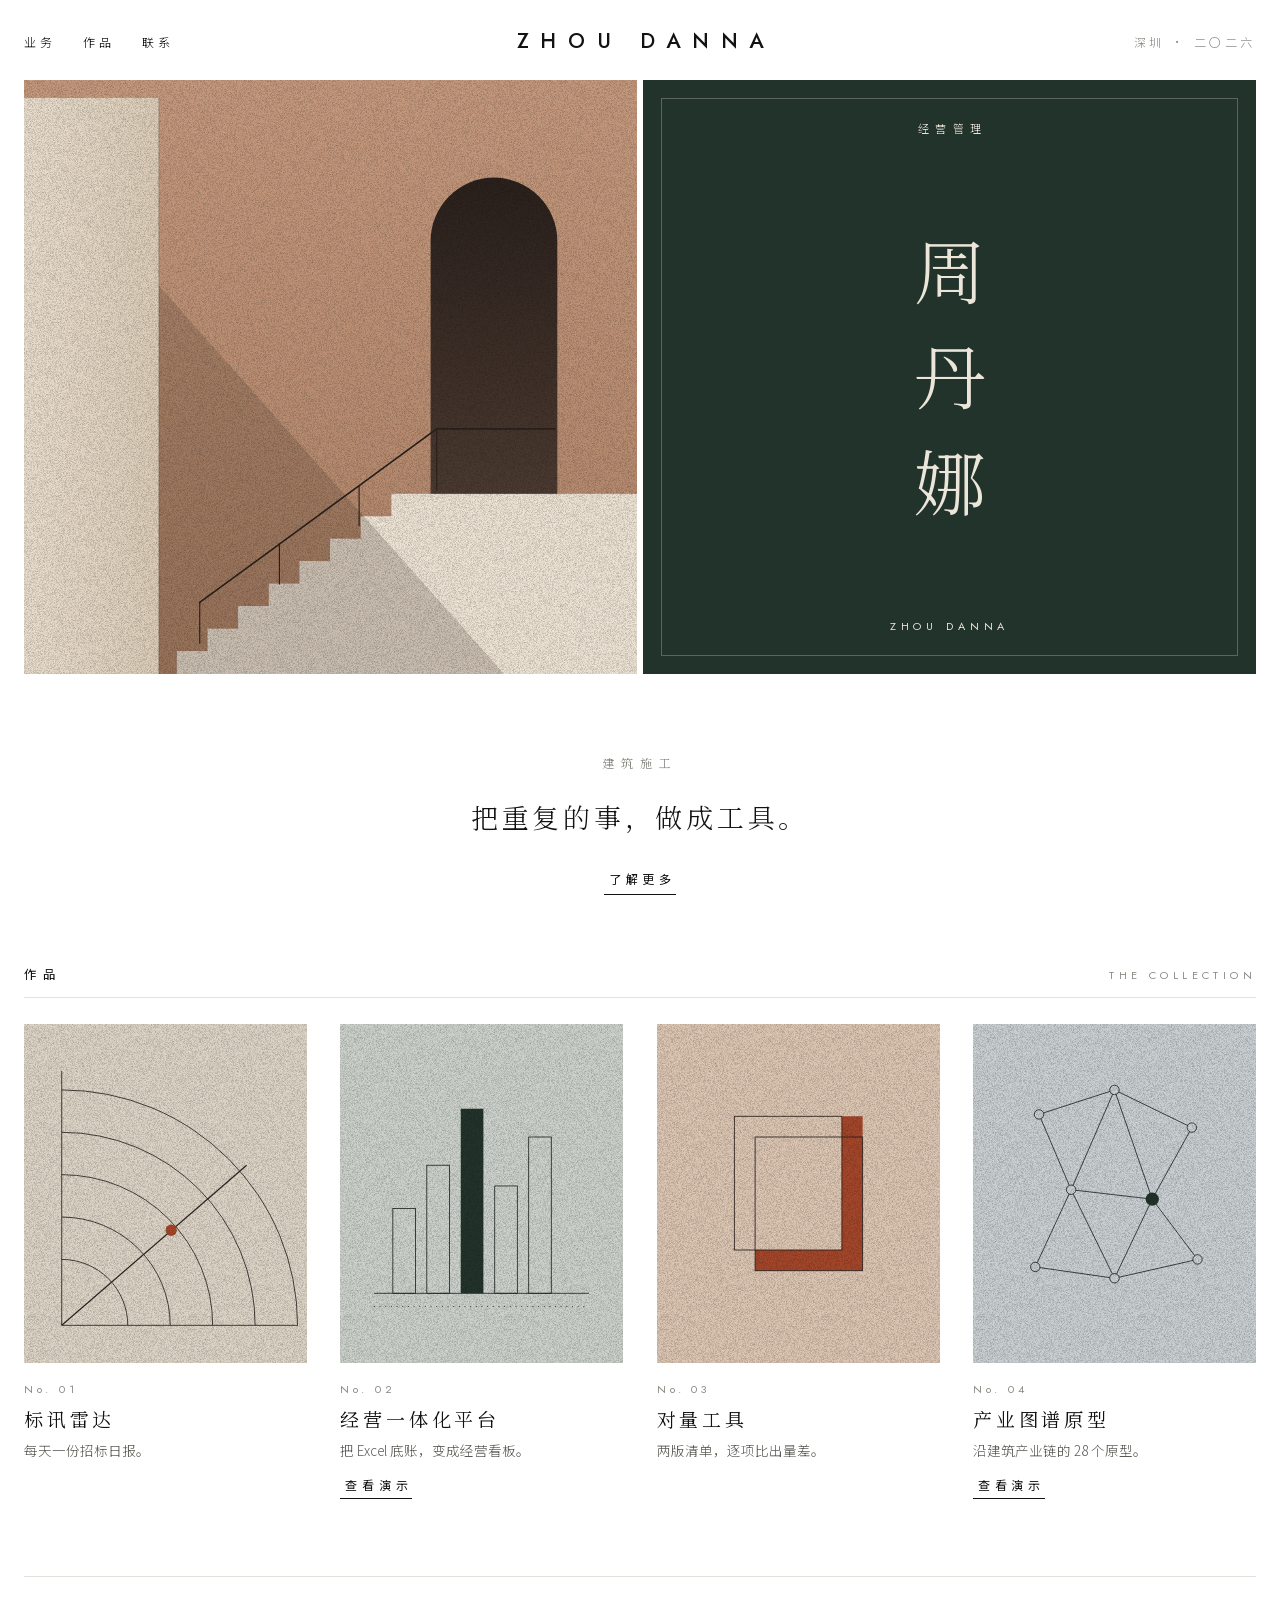
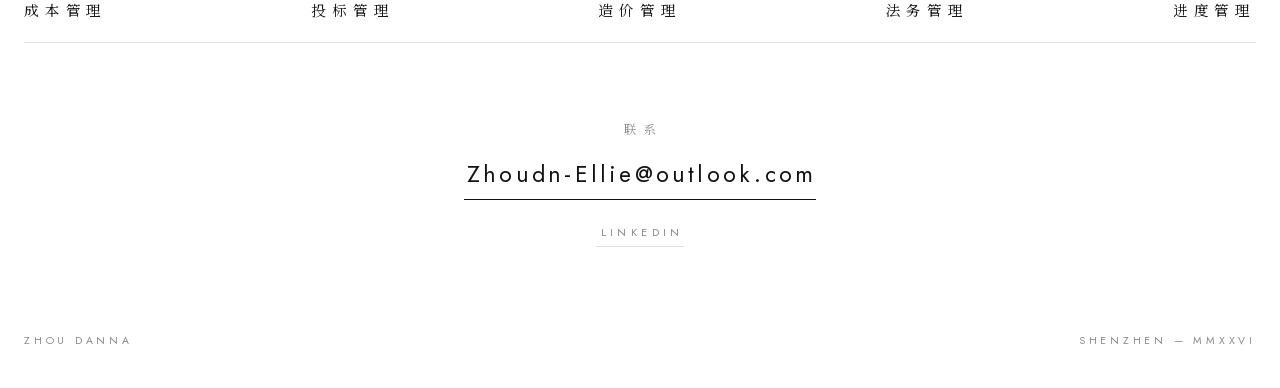
<file: index.html>
<!doctype html>
<html lang="zh-CN">
<head>
<meta charset="utf-8">
<meta name="viewport" content="width=device-width, initial-scale=1, viewport-fit=cover">
<title>周丹娜 · 建筑施工企业经营管理</title>
<meta name="description" content="周丹娜（Zhou Danna），深圳，建筑施工企业经营管理。日常和成本、投标、造价、合同打交道，把重复的台账工作做成小工具：标讯雷达、项目经营一体化平台、对量工具、产业图谱原型。">
<meta name="author" content="周丹娜">
<meta name="theme-color" content="#ffffff">
<link rel="canonical" href="https://www.dannazhou.com/">
<link rel="icon" href="favicon.svg" type="image/svg+xml">

<meta property="og:type" content="profile">
<meta property="og:title" content="周丹娜 · 建筑施工企业经营管理">
<meta property="og:description" content="深圳，建筑施工企业经营管理。成本、投标、造价、合同，以及自己做的几个工具。">
<meta property="og:url" content="https://www.dannazhou.com/">
<meta property="og:locale" content="zh_CN">

<script type="application/ld+json">
{
  "@context": "https://schema.org",
  "@type": "Person",
  "name": "周丹娜",
  "alternateName": "Zhou Danna",
  "url": "https://www.dannazhou.com/",
  "jobTitle": "经营管理",
  "email": "Zhoudn-Ellie@outlook.com",
  "sameAs": ["https://www.linkedin.com/in/%E4%B8%B9%E5%A8%9C-%E5%91%A8-a81945450/"],
  "description": "建筑施工企业经营管理，负责成本、投标、造价、合同相关工作。",
  "address": { "@type": "PostalAddress", "addressLocality": "深圳", "addressCountry": "CN" },
  "knowsAbout": ["成本管理", "投标报价", "工程造价", "工程量核对", "合同管理"]
}
</script>

<!-- fonts are self-hosted subsets (fonts/), regenerate with tools/subset_fonts.py after editing page text -->
<link rel="stylesheet" href="css/base.css">
<link rel="stylesheet" href="css/sections.css">
</head>
<body>
<div class="opt b">
  <div class="b-in gut">
    <header class="b-top">
      <nav aria-label="页内导航"><a href="#biz">业务</a><a href="#works">作品</a><a href="#contact">联系</a></nav>
      <span class="wm">ZHOU DANNA</span>
      <span class="r">深圳 · 二〇二六</span>
    </header>

    <main>
      <div class="b-hero">
        <figure><img class="art art-stair" src="art/stair.svg" width="600" height="800" alt="赭色墙面、拱门与台阶的光影插图"></figure>
        <figure class="b-plate"><small class="zh">经营管理</small><h1>周丹娜</h1><small>Zhou Danna</small></figure>
      </div>

      <div class="b-say">
        <small>建筑施工</small>
        <p>把重复的事，做成工具。</p>
        <a href="#works">了解更多</a>
      </div>

      <section aria-labelledby="works-t">
        <div class="b-h" id="works"><b id="works-t">作品</b><span>The Collection</span></div>
        <div class="b-col">
          <div><figure><img class="art" src="art/radar.svg" width="300" height="360" loading="lazy" alt="同心弧线插图"></figure><small>No. 01</small><h3>标讯雷达</h3><p>每天一份招标日报。</p></div>
          <div><figure><img class="art" src="art/columns.svg" width="300" height="360" loading="lazy" alt="一排高低不同的立柱插图"></figure><small>No. 02</small><h3>经营一体化平台</h3><p>把 Excel 底账，变成经营看板。</p><a href="demo/platform/">查看演示</a></div>
          <div><figure><img class="art" src="art/overlap.svg" width="300" height="360" loading="lazy" alt="两个错开的矩形插图"></figure><small>No. 03</small><h3>对量工具</h3><p>两版清单，逐项比出量差。</p></div>
          <div><figure><img class="art art-net" src="art/network.svg" width="300" height="360" loading="lazy" alt="节点与连线组成的网络插图"></figure><small>No. 04</small><h3>产业图谱原型</h3><p>沿建筑产业链的 28 个原型。</p><a href="demo/industry-map/">查看演示</a></div>
        </div>
      </section>

      <div class="b-biz" id="biz"><span>成本管理</span><span>投标管理</span><span>造价管理</span><span>法务管理</span><span>进度管理</span></div>

      <div class="b-contact" id="contact">
        <small>联系</small>
        <a href="mailto:Zhoudn-Ellie@outlook.com">Zhoudn-Ellie@outlook.com</a>
        <a class="sub" href="https://www.linkedin.com/in/%E4%B8%B9%E5%A8%9C-%E5%91%A8-a81945450/" rel="me noopener" target="_blank">LinkedIn</a>
      </div>
    </main>

    <footer class="b-foot"><span>ZHOU DANNA</span><span>SHENZHEN — MMXXVI</span></footer>
  </div>
</div>
</body>
</html>
</file>
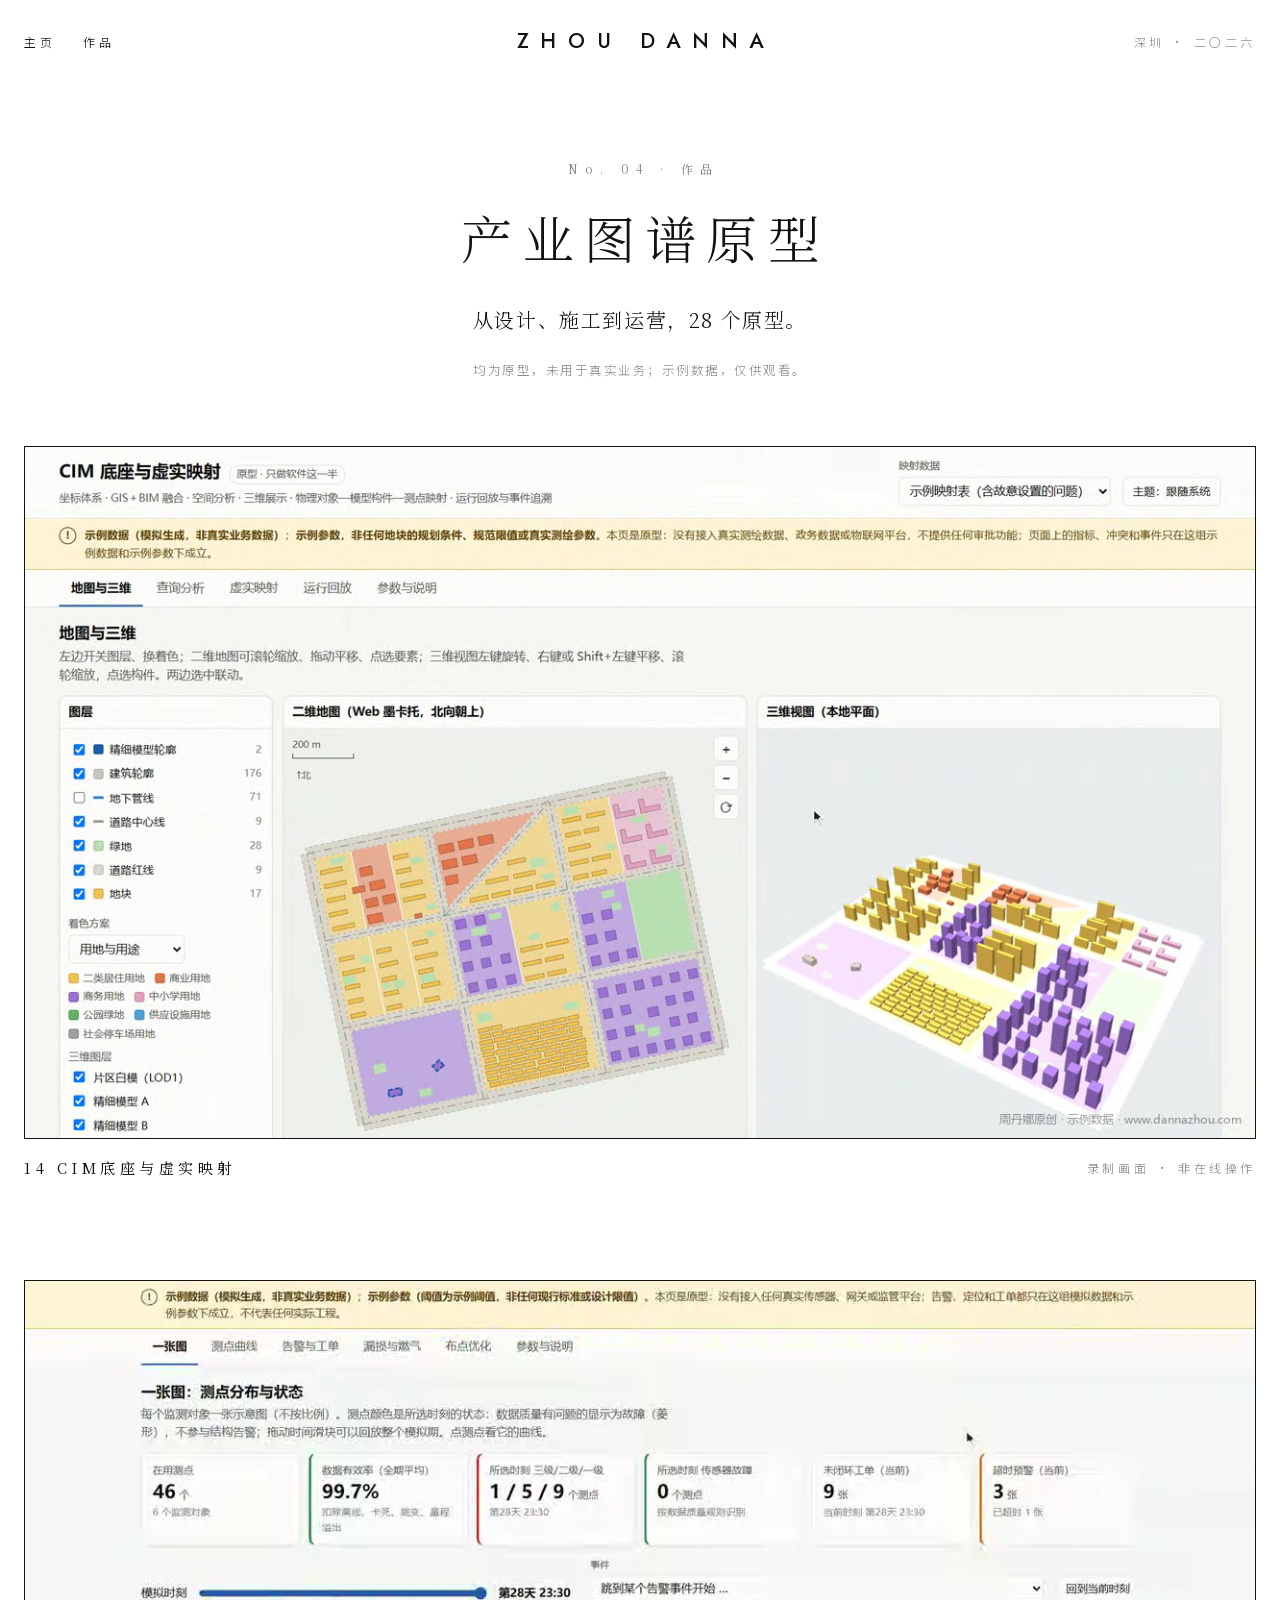
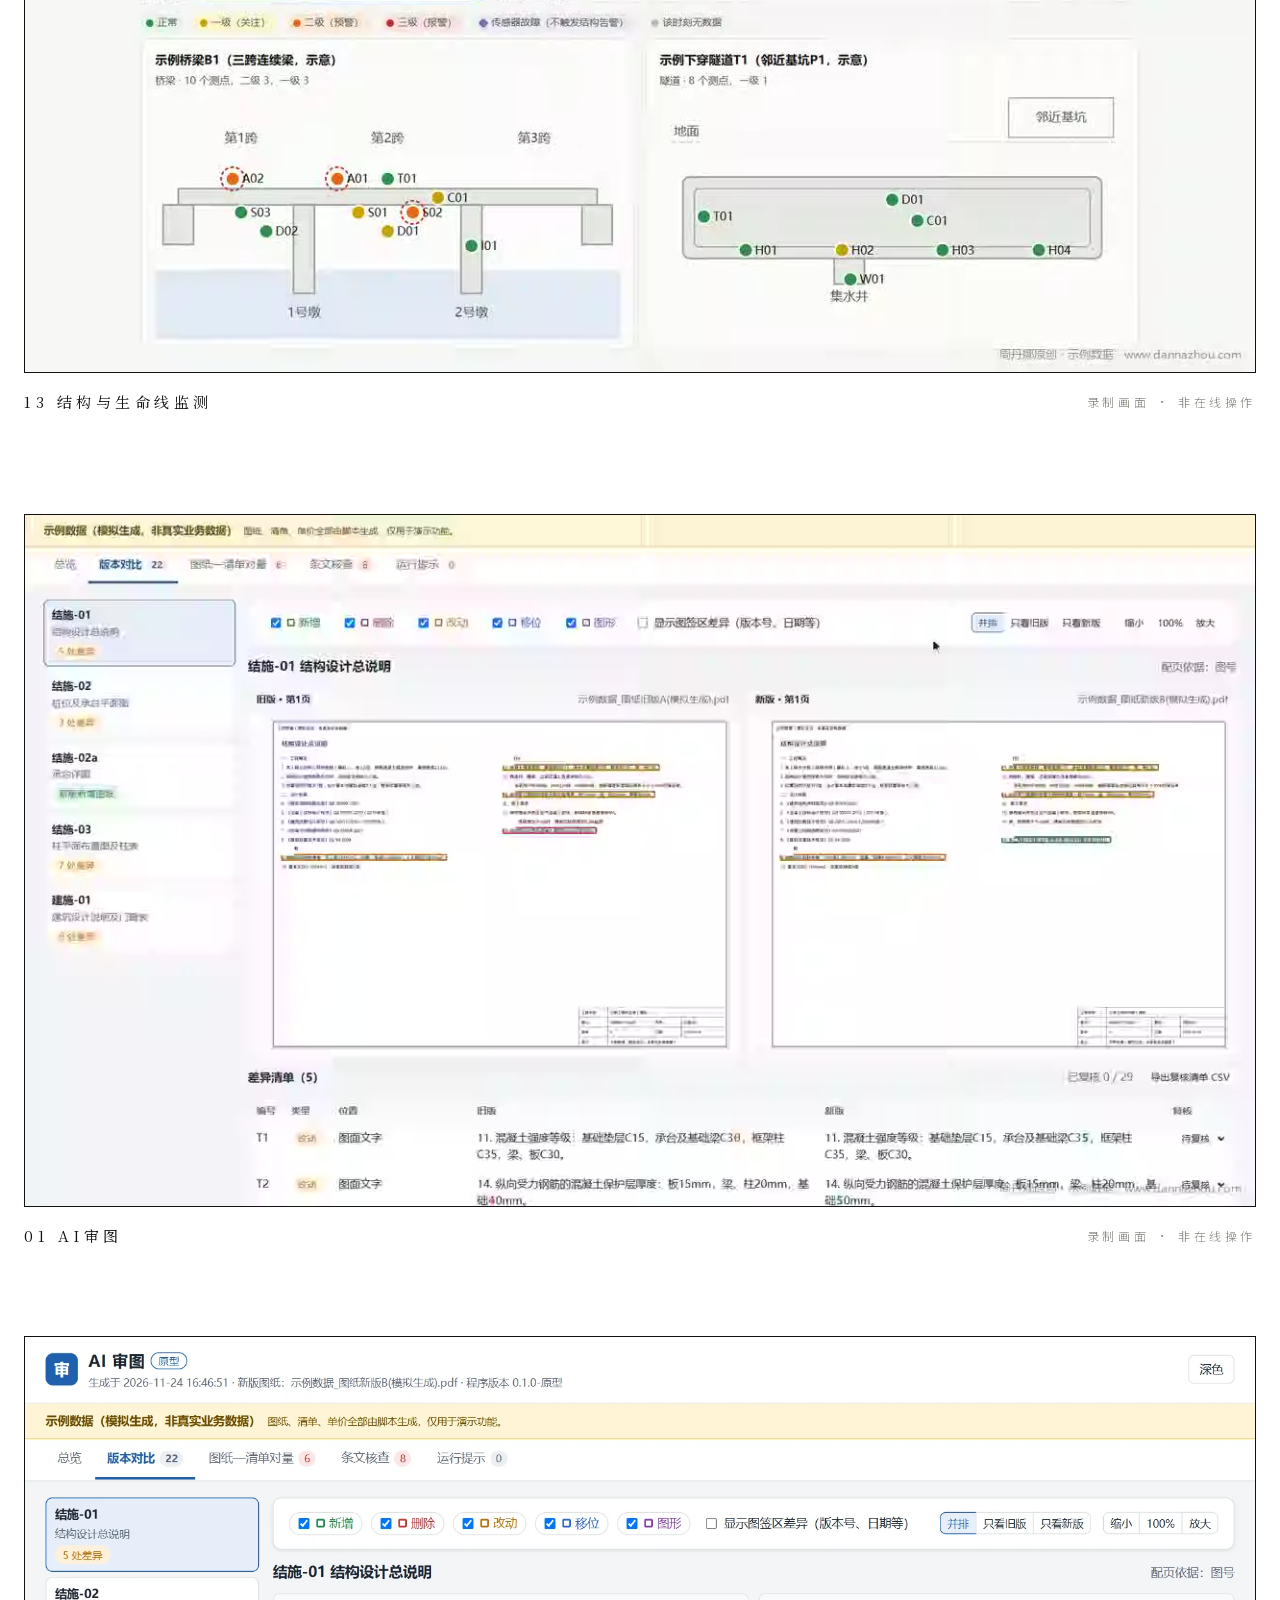
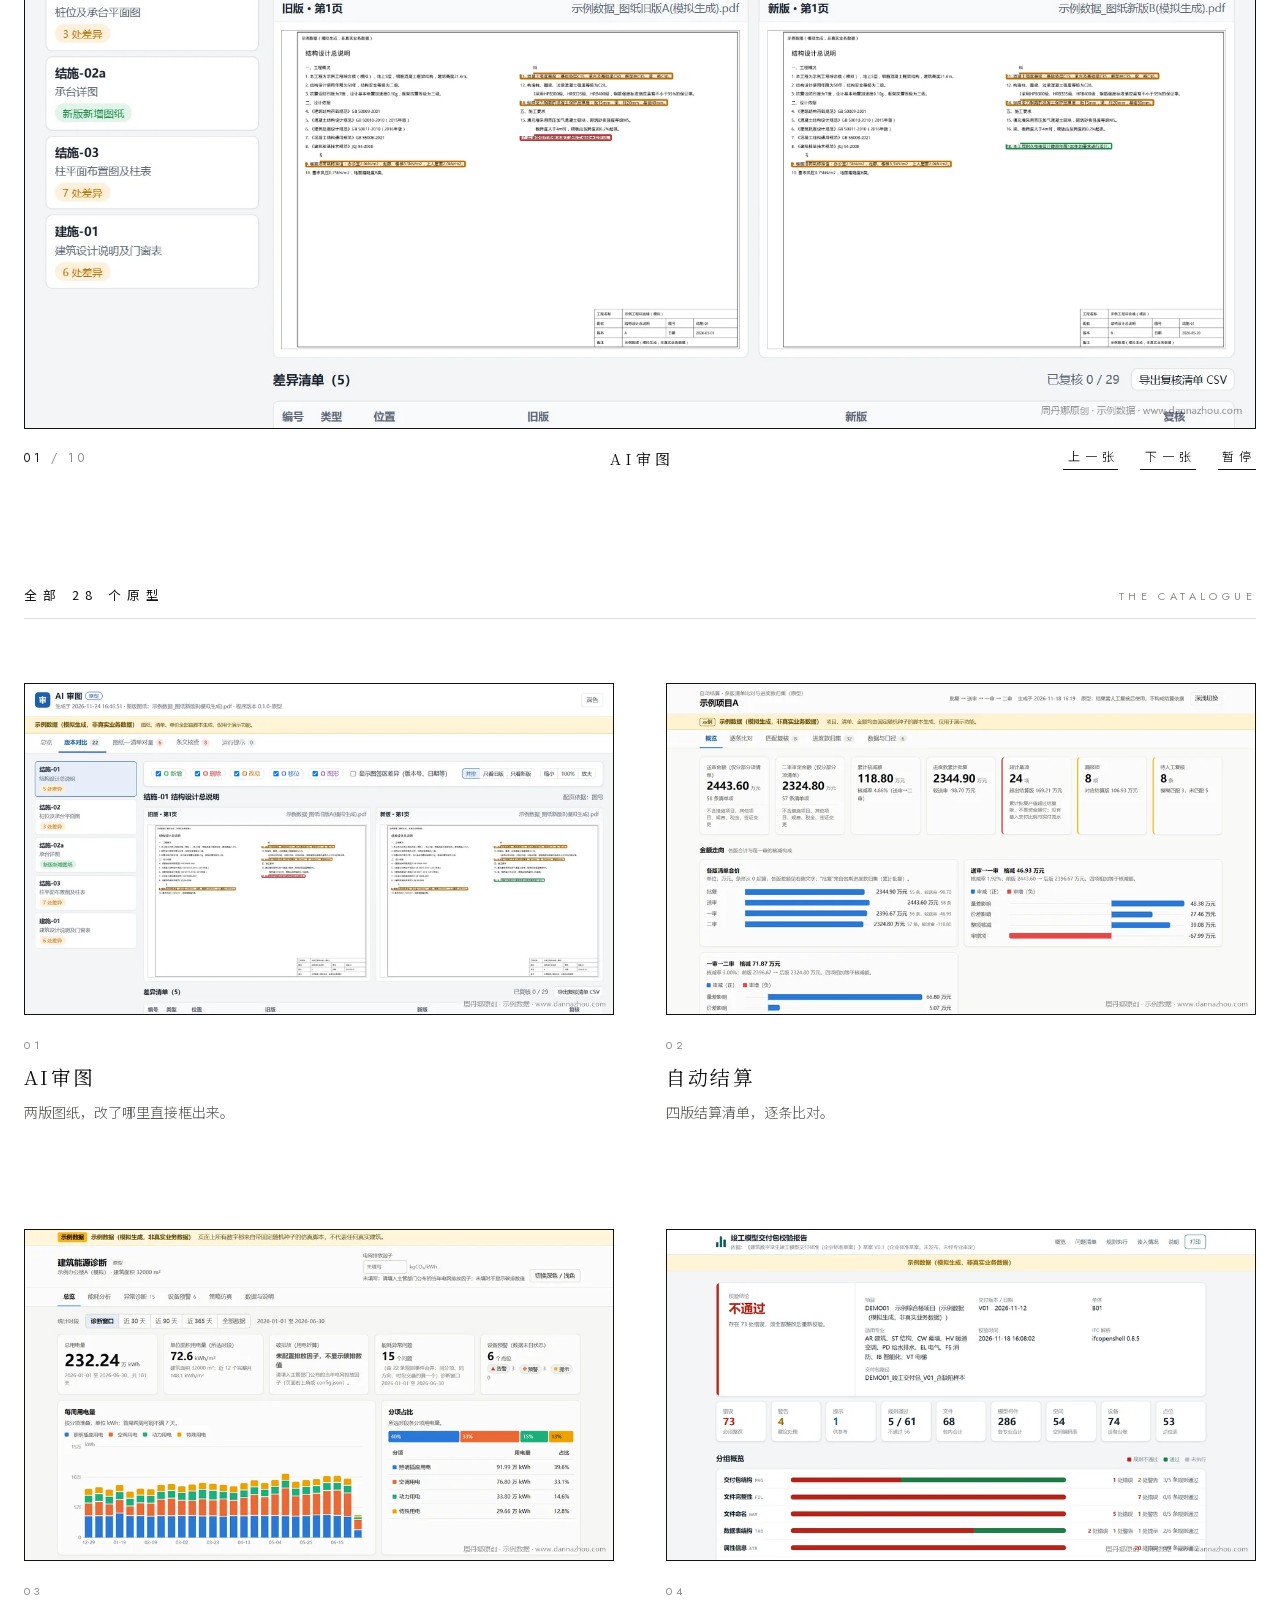
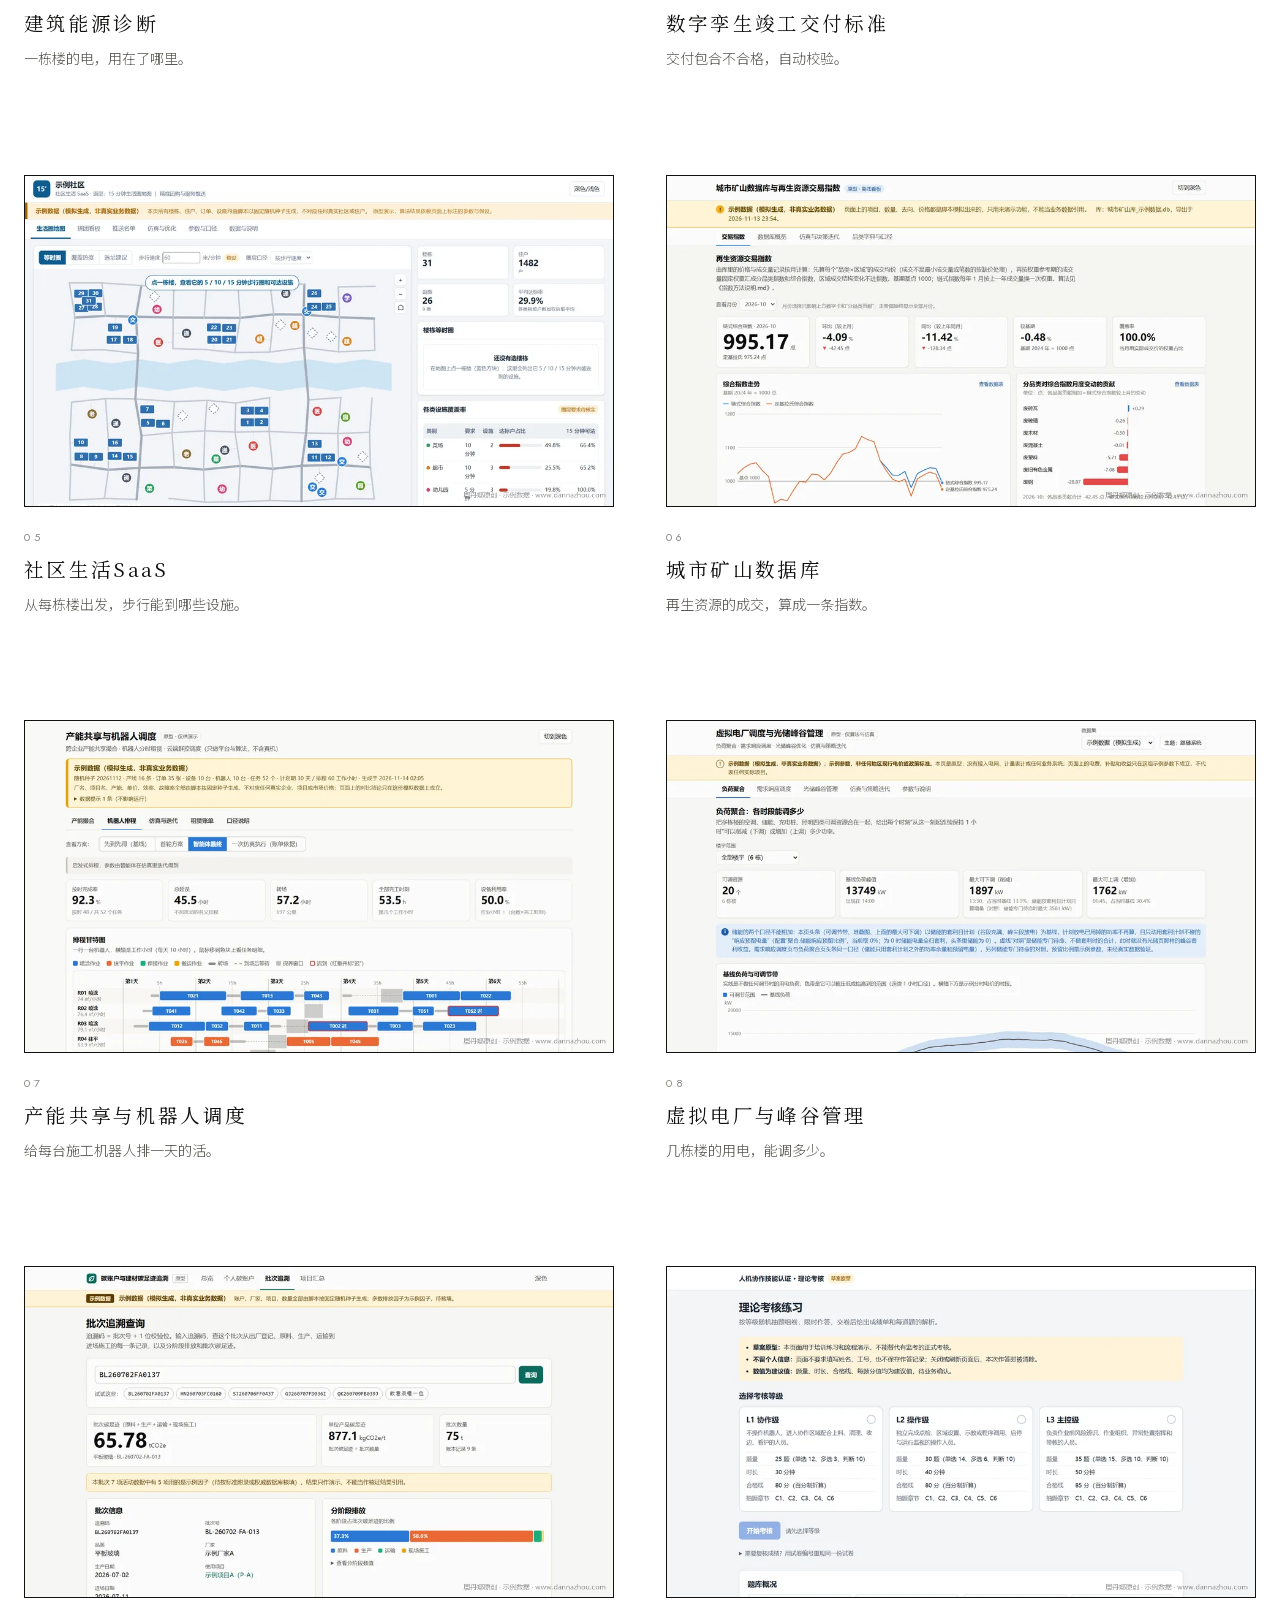
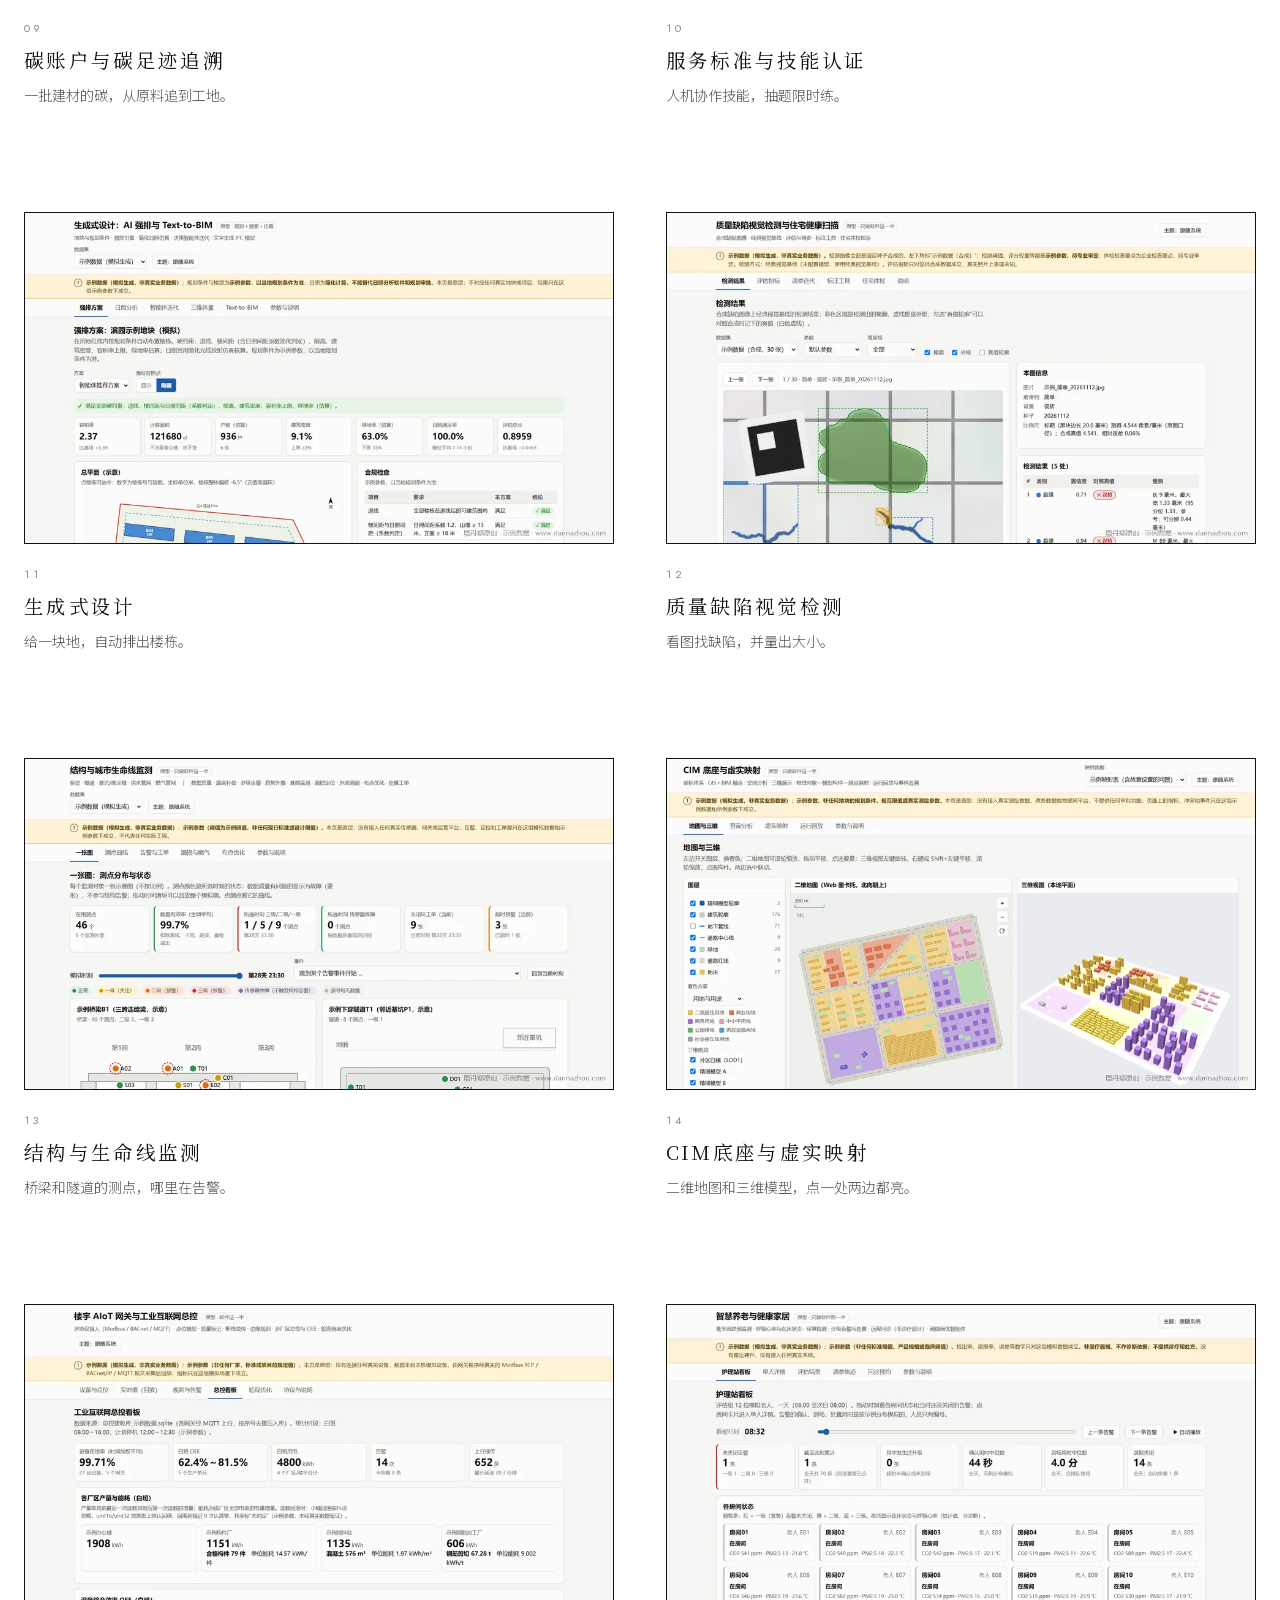
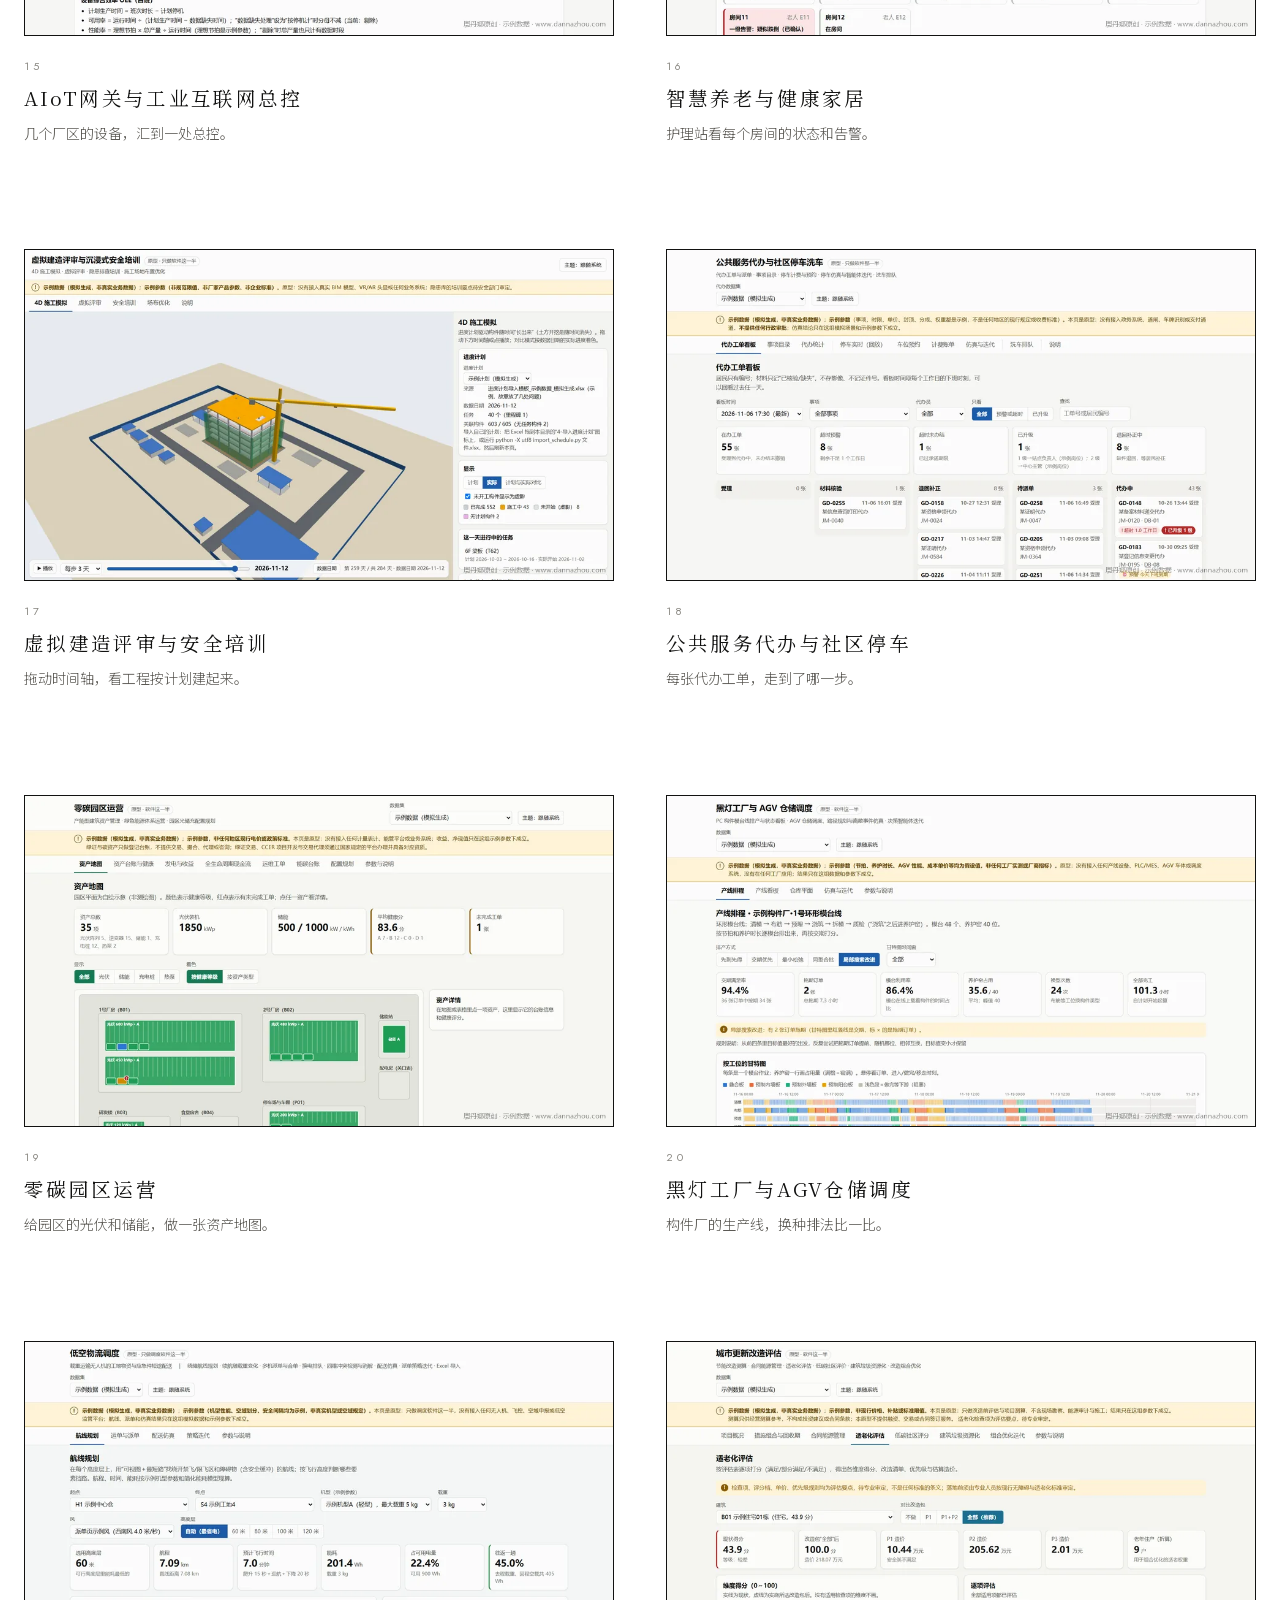
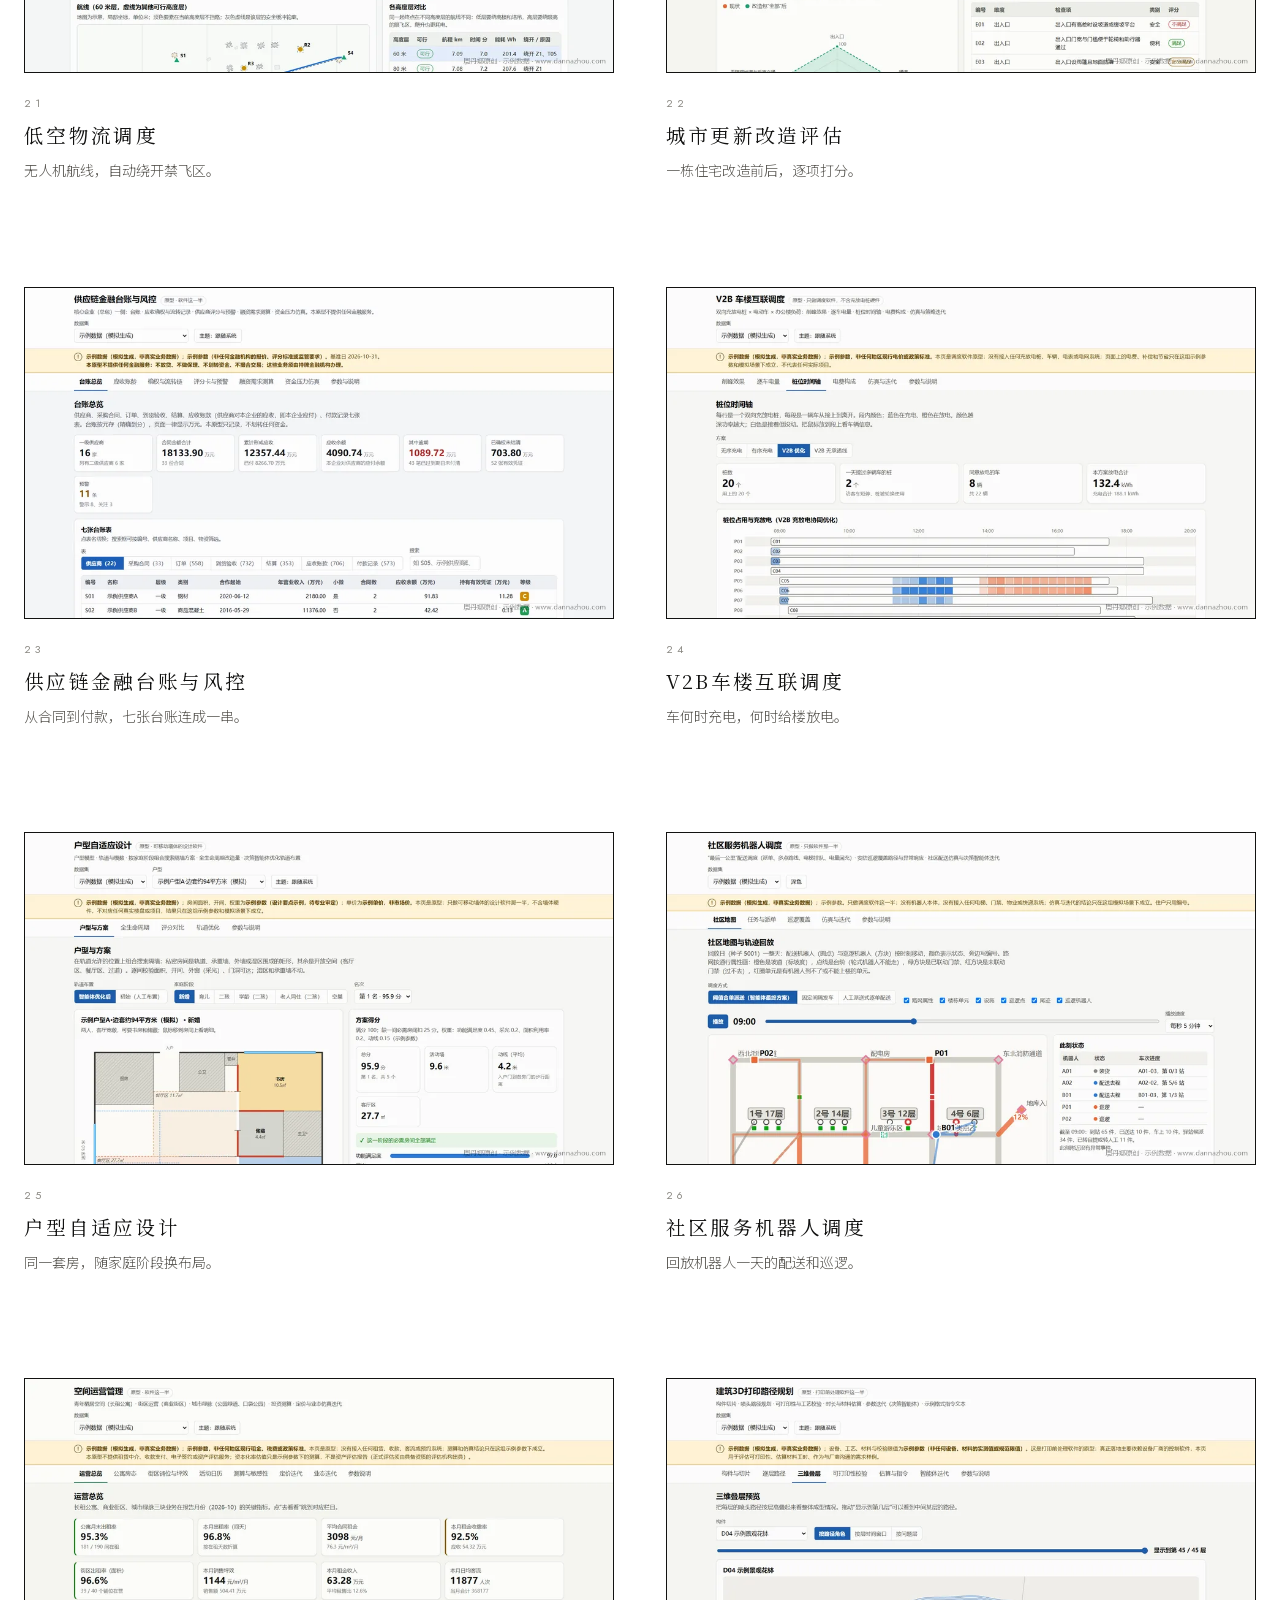
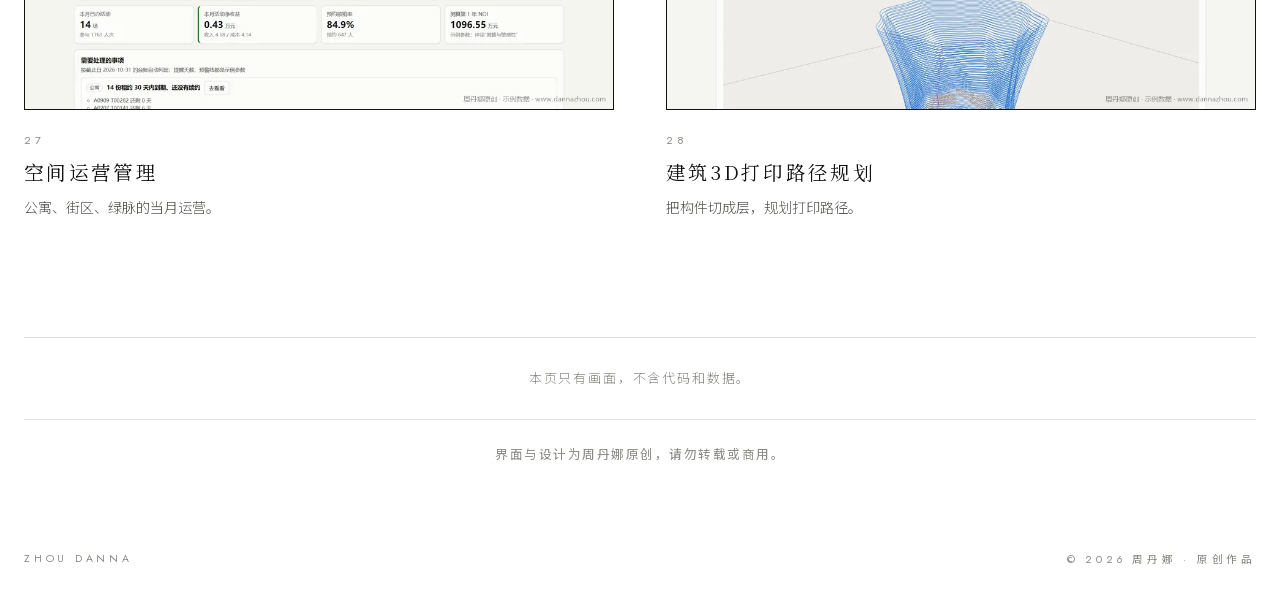
<file: demo/industry-map/index.html>
<!doctype html>
<html lang="zh-CN">
<head>
<meta charset="utf-8">
<meta name="viewport" content="width=device-width, initial-scale=1, viewport-fit=cover">
<title>产业图谱原型 · 周丹娜</title>
<meta name="description" content="产业图谱原型作品介绍：沿建筑产业链，从设计、施工到运营，做了 28 个数字化工具原型。均为原型，画面用的是示例数据，本页只有截图、录制画面与说明。">
<meta name="author" content="周丹娜">
<meta name="theme-color" content="#ffffff">
<link rel="canonical" href="https://www.dannazhou.com/demo/industry-map/">
<link rel="icon" href="../../favicon.svg" type="image/svg+xml">

<meta property="og:type" content="article">
<meta property="og:title" content="产业图谱原型 · 周丹娜">
<meta property="og:description" content="沿建筑产业链，从设计、施工到运营，做了 28 个数字化工具原型。均为原型，画面用的是示例数据。">
<meta property="og:url" content="https://www.dannazhou.com/demo/industry-map/">
<meta property="og:image" content="https://www.dannazhou.com/demo/industry-map/img/01-drawing-review-1920.webp">
<meta property="og:locale" content="zh_CN">

<!-- fonts are self-hosted subsets (../../fonts/), regenerate with tools/subset_fonts.py after editing page text -->
<link rel="stylesheet" href="../../css/base.css">
<link rel="stylesheet" href="../../css/sections.css">
<link rel="stylesheet" href="../../css/work.css">
</head>
<body>
<div class="opt b">
  <div class="b-in gut">
    <header class="b-top">
      <nav aria-label="站内导航"><a href="../../">主页</a><a href="../../#works">作品</a></nav>
      <a class="wm" href="../../" aria-label="ZHOU DANNA 返回主页">ZHOU DANNA</a>
      <span class="r">深圳 · 二〇二六</span>
    </header>

    <main>
      <div class="w-say">
        <small>No. 04 · 作品</small>
        <h1>产业图谱原型</h1>
        <p>从设计、施工到运营，28 个原型。</p>
        <p class="w-fine">均为原型，未用于真实业务；示例数据，仅供观看。</p>
      </div>

      <section class="w-recs" aria-label="录制画面">
        <div class="w-rec">
          <div class="w-rec-stage">
            <video muted loop playsinline preload="none" poster="media/cim-poster.webp" data-fallback="media/cim-loop.webp" width="1280" height="720" aria-label="CIM底座与虚实映射录制画面：指针在二维地图上先后点选两栋楼，三维白模里同一栋楼跟着高亮">
              <source src="media/cim-loop.webm" type='video/webm; codecs="vp9"'>
              <img src="media/cim-poster.webp" width="1280" height="720" alt="CIM底座与虚实映射录制画面：指针在二维地图上先后点选两栋楼，三维白模里同一栋楼跟着高亮">
            </video>
          </div>
          <div class="w-rec-ctl"><span class="w-rec-name">14 CIM底座与虚实映射</span><span class="w-rec-note">录制画面 · 非在线操作</span></div>
        </div>
        <div class="w-rec">
          <div class="w-rec-stage">
            <video muted loop playsinline preload="none" poster="media/monitoring-poster.webp" data-fallback="media/monitoring-loop.webp" width="1280" height="720" aria-label="结构与生命线监测录制画面：指针拖动模拟时刻滑块回放，松手后示意图上的测点颜色换成所选时刻的状态">
              <source src="media/monitoring-loop.webm" type='video/webm; codecs="vp9"'>
              <img src="media/monitoring-poster.webp" width="1280" height="720" alt="结构与生命线监测录制画面：指针拖动模拟时刻滑块回放，松手后示意图上的测点颜色换成所选时刻的状态">
            </video>
          </div>
          <div class="w-rec-ctl"><span class="w-rec-name">13 结构与生命线监测</span><span class="w-rec-note">录制画面 · 非在线操作</span></div>
        </div>
        <div class="w-rec">
          <div class="w-rec-stage">
            <video muted loop playsinline preload="none" poster="media/drawing-review-poster.webp" data-fallback="media/drawing-review-loop.webp" width="1280" height="720" aria-label="AI审图录制画面：指针在左侧图号列表里点另一页，中间新旧两版对照和下方差异清单换成这一页">
              <source src="media/drawing-review-loop.webm" type='video/webm; codecs="vp9"'>
              <img src="media/drawing-review-poster.webp" width="1280" height="720" alt="AI审图录制画面：指针在左侧图号列表里点另一页，中间新旧两版对照和下方差异清单换成这一页">
            </video>
          </div>
          <div class="w-rec-ctl"><span class="w-rec-name">01 AI审图</span><span class="w-rec-note">录制画面 · 非在线操作</span></div>
        </div>
      </section>

      <section class="w-show" aria-roledescription="轮播" aria-label="原型画面">
        <div class="w-stage">
          <img data-name="AI审图" class="on" src="img/01-drawing-review-1920.webp" srcset="img/01-drawing-review-960.webp 960w, img/01-drawing-review-1920.webp 1920w" sizes="(max-width: 700px) 320px, (max-width:1368px) calc(100vw - 48px), 1320px" width="1920" height="1080" alt="版本对比：新旧两版图纸并排，差异处用彩色框标出">
          <img data-name="自动结算" loading="lazy" src="img/02-auto-settlement-1920.webp" srcset="img/02-auto-settlement-960.webp 960w, img/02-auto-settlement-1920.webp 1920w" sizes="(max-width: 700px) 320px, (max-width:1368px) calc(100vw - 48px), 1320px" width="1920" height="1080" alt="结算概览：各版清单金额、核减与超计量、漏报项">
          <img data-name="建筑能源诊断" loading="lazy" src="img/03-energy-diagnosis-1920.webp" srcset="img/03-energy-diagnosis-960.webp 960w, img/03-energy-diagnosis-1920.webp 1920w" sizes="(max-width: 700px) 320px, (max-width:1368px) calc(100vw - 48px), 1320px" width="1920" height="1080" alt="能源诊断总览：用电指标卡、每周分项用电与分项占比">
          <img data-name="数字孪生竣工交付标准" loading="lazy" src="img/04-twin-delivery-1920.webp" srcset="img/04-twin-delivery-960.webp 960w, img/04-twin-delivery-1920.webp 1920w" sizes="(max-width: 700px) 320px, (max-width:1368px) calc(100vw - 48px), 1320px" width="1920" height="1080" alt="交付包校验报告：结论、问题计数与分组规则通过情况">
          <img data-name="虚拟电厂与峰谷管理" loading="lazy" src="img/08-virtual-power-plant-1920.webp" srcset="img/08-virtual-power-plant-960.webp 960w, img/08-virtual-power-plant-1920.webp 1920w" sizes="(max-width: 700px) 320px, (max-width:1368px) calc(100vw - 48px), 1320px" width="1920" height="1080" alt="负荷聚合：可调资源指标卡与基线负荷、可调节带曲线">
          <img data-name="结构与生命线监测" loading="lazy" src="img/13-structure-monitoring-1920.webp" srcset="img/13-structure-monitoring-960.webp 960w, img/13-structure-monitoring-1920.webp 1920w" sizes="(max-width: 700px) 320px, (max-width:1368px) calc(100vw - 48px), 1320px" width="1920" height="1080" alt="监测一张图：示例桥梁与隧道的测点状态和汇总指标">
          <img data-name="CIM底座与虚实映射" loading="lazy" src="img/14-cim-twin-1920.webp" srcset="img/14-cim-twin-960.webp 960w, img/14-cim-twin-1920.webp 1920w" sizes="(max-width: 700px) 320px, (max-width:1368px) calc(100vw - 48px), 1320px" width="1920" height="1080" alt="地图与三维：片区二维地图和三维白模并排">
          <img data-name="AIoT网关与工业互联网总控" loading="lazy" src="img/15-aiot-gateway-1920.webp" srcset="img/15-aiot-gateway-960.webp 960w, img/15-aiot-gateway-1920.webp 1920w" sizes="(max-width: 700px) 320px, (max-width:1368px) calc(100vw - 48px), 1320px" width="1920" height="1080" alt="总控看板：设备在线率、设备综合效率与各厂区产量能耗">
          <img data-name="供应链金融台账与风控" loading="lazy" src="img/23-supply-chain-finance-1920.webp" srcset="img/23-supply-chain-finance-960.webp 960w, img/23-supply-chain-finance-1920.webp 1920w" sizes="(max-width: 700px) 320px, (max-width:1368px) calc(100vw - 48px), 1320px" width="1920" height="1080" alt="台账总览：指标卡与七张台账表的供应商表">
          <img data-name="V2B车楼互联调度" loading="lazy" src="img/24-v2b-dispatch-1920.webp" srcset="img/24-v2b-dispatch-960.webp 960w, img/24-v2b-dispatch-1920.webp 1920w" sizes="(max-width: 700px) 320px, (max-width:1368px) calc(100vw - 48px), 1320px" width="1920" height="1080" alt="桩位时间轴：每个双向充放电桩一行，色段为充电与放电">
        </div>
        <div class="w-ctl">
          <span class="w-num"><b>01</b> / 10</span>
          <span class="w-name">AI审图</span>
          <span class="w-btns"><button type="button" data-act="prev">上一张</button><button type="button" data-act="next">下一张</button><button type="button" data-act="play" data-alt="继续" aria-pressed="false">暂停</button></span>
        </div>
      </section>

      <section class="w-all" aria-labelledby="all-t">
        <div class="b-h"><b id="all-t">全部 28 个原型</b><span>The Catalogue</span></div>
        <div class="w-cells">
          <article class="w-cell" id="p01">
            <figure><img loading="lazy" src="img/01-drawing-review-1920.webp" srcset="img/01-drawing-review-960.webp 960w, img/01-drawing-review-1920.webp 1920w" sizes="(max-width: 700px) 320px, (max-width:860px) calc(100vw - 48px), (max-width: 1368px) calc(50vw - 56px), 620px" width="1920" height="1080" alt="版本对比：新旧两版图纸并排，差异处用彩色框标出"></figure>
            <small>01</small><h3>AI审图</h3><p>两版图纸，改了哪里直接框出来。</p>
          </article>
          <article class="w-cell" id="p02">
            <figure><img loading="lazy" src="img/02-auto-settlement-1920.webp" srcset="img/02-auto-settlement-960.webp 960w, img/02-auto-settlement-1920.webp 1920w" sizes="(max-width: 700px) 320px, (max-width:860px) calc(100vw - 48px), (max-width: 1368px) calc(50vw - 56px), 620px" width="1920" height="1080" alt="结算概览：各版清单金额、核减与超计量、漏报项"></figure>
            <small>02</small><h3>自动结算</h3><p>四版结算清单，逐条比对。</p>
          </article>
          <article class="w-cell" id="p03">
            <figure><img loading="lazy" src="img/03-energy-diagnosis-1920.webp" srcset="img/03-energy-diagnosis-960.webp 960w, img/03-energy-diagnosis-1920.webp 1920w" sizes="(max-width: 700px) 320px, (max-width:860px) calc(100vw - 48px), (max-width: 1368px) calc(50vw - 56px), 620px" width="1920" height="1080" alt="能源诊断总览：用电指标卡、每周分项用电与分项占比"></figure>
            <small>03</small><h3>建筑能源诊断</h3><p>一栋楼的电，用在了哪里。</p>
          </article>
          <article class="w-cell" id="p04">
            <figure><img loading="lazy" src="img/04-twin-delivery-1920.webp" srcset="img/04-twin-delivery-960.webp 960w, img/04-twin-delivery-1920.webp 1920w" sizes="(max-width: 700px) 320px, (max-width:860px) calc(100vw - 48px), (max-width: 1368px) calc(50vw - 56px), 620px" width="1920" height="1080" alt="交付包校验报告：结论、问题计数与分组规则通过情况"></figure>
            <small>04</small><h3>数字孪生竣工交付标准</h3><p>交付包合不合格，自动校验。</p>
          </article>
          <article class="w-cell" id="p05">
            <figure><img loading="lazy" src="img/05-community-life-1920.webp" srcset="img/05-community-life-960.webp 960w, img/05-community-life-1920.webp 1920w" sizes="(max-width: 700px) 320px, (max-width:860px) calc(100vw - 48px), (max-width: 1368px) calc(50vw - 56px), 620px" width="1920" height="1080" alt="示例社区生活圈地图与各类设施覆盖表"></figure>
            <small>05</small><h3>社区生活SaaS</h3><p>从每栋楼出发，步行能到哪些设施。</p>
          </article>
          <article class="w-cell" id="p06">
            <figure><img loading="lazy" src="img/06-urban-mining-1920.webp" srcset="img/06-urban-mining-960.webp 960w, img/06-urban-mining-1920.webp 1920w" sizes="(max-width: 700px) 320px, (max-width:860px) calc(100vw - 48px), (max-width: 1368px) calc(50vw - 56px), 620px" width="1920" height="1080" alt="再生资源交易指数：综合指数走势与分品类贡献"></figure>
            <small>06</small><h3>城市矿山数据库</h3><p>再生资源的成交，算成一条指数。</p>
          </article>
          <article class="w-cell" id="p07">
            <figure><img loading="lazy" src="img/07-capacity-sharing-1920.webp" srcset="img/07-capacity-sharing-960.webp 960w, img/07-capacity-sharing-1920.webp 1920w" sizes="(max-width: 700px) 320px, (max-width:860px) calc(100vw - 48px), (max-width: 1368px) calc(50vw - 56px), 620px" width="1920" height="1080" alt="机器人排程甘特图：每台机器人一行，色块为各类作业"></figure>
            <small>07</small><h3>产能共享与机器人调度</h3><p>给每台施工机器人排一天的活。</p>
          </article>
          <article class="w-cell" id="p08">
            <figure><img loading="lazy" src="img/08-virtual-power-plant-1920.webp" srcset="img/08-virtual-power-plant-960.webp 960w, img/08-virtual-power-plant-1920.webp 1920w" sizes="(max-width: 700px) 320px, (max-width:860px) calc(100vw - 48px), (max-width: 1368px) calc(50vw - 56px), 620px" width="1920" height="1080" alt="负荷聚合：可调资源指标卡与基线负荷、可调节带曲线"></figure>
            <small>08</small><h3>虚拟电厂与峰谷管理</h3><p>几栋楼的用电，能调多少。</p>
          </article>
          <article class="w-cell" id="p09">
            <figure><img loading="lazy" src="img/09-carbon-account-1920.webp" srcset="img/09-carbon-account-960.webp 960w, img/09-carbon-account-1920.webp 1920w" sizes="(max-width: 700px) 320px, (max-width:860px) calc(100vw - 48px), (max-width: 1368px) calc(50vw - 56px), 620px" width="1920" height="1080" alt="批次追溯查询：一批建材的批次信息与分阶段排放占比"></figure>
            <small>09</small><h3>碳账户与碳足迹追溯</h3><p>一批建材的碳，从原料追到工地。</p>
          </article>
          <article class="w-cell" id="p10">
            <figure><img loading="lazy" src="img/10-skill-certification-1920.webp" srcset="img/10-skill-certification-960.webp 960w, img/10-skill-certification-1920.webp 1920w" sizes="(max-width: 700px) 320px, (max-width:860px) calc(100vw - 48px), (max-width: 1368px) calc(50vw - 56px), 620px" width="1920" height="1080" alt="理论考核练习页：三个等级的题量、时长与合格线"></figure>
            <small>10</small><h3>服务标准与技能认证</h3><p>人机协作技能，抽题限时练。</p>
          </article>
          <article class="w-cell" id="p11">
            <figure><img loading="lazy" src="img/11-generative-design-1920.webp" srcset="img/11-generative-design-960.webp 960w, img/11-generative-design-1920.webp 1920w" sizes="(max-width: 700px) 320px, (max-width:860px) calc(100vw - 48px), (max-width: 1368px) calc(50vw - 56px), 620px" width="1920" height="1080" alt="强排方案：示例地块总平面、指标卡与规划条件对照"></figure>
            <small>11</small><h3>生成式设计</h3><p>给一块地，自动排出楼栋。</p>
          </article>
          <article class="w-cell" id="p12">
            <figure><img loading="lazy" src="img/12-defect-detection-1920.webp" srcset="img/12-defect-detection-960.webp 960w, img/12-defect-detection-1920.webp 1920w" sizes="(max-width: 700px) 320px, (max-width:860px) calc(100vw - 48px), (max-width: 1368px) calc(50vw - 56px), 620px" width="1920" height="1080" alt="缺陷检测结果：合成图片上的检测区域与逐处量测"></figure>
            <small>12</small><h3>质量缺陷视觉检测</h3><p>看图找缺陷，并量出大小。</p>
          </article>
          <article class="w-cell" id="p13">
            <figure><img loading="lazy" src="img/13-structure-monitoring-1920.webp" srcset="img/13-structure-monitoring-960.webp 960w, img/13-structure-monitoring-1920.webp 1920w" sizes="(max-width: 700px) 320px, (max-width:860px) calc(100vw - 48px), (max-width: 1368px) calc(50vw - 56px), 620px" width="1920" height="1080" alt="监测一张图：示例桥梁与隧道的测点状态和汇总指标"></figure>
            <small>13</small><h3>结构与生命线监测</h3><p>桥梁和隧道的测点，哪里在告警。</p>
          </article>
          <article class="w-cell" id="p14">
            <figure><img loading="lazy" src="img/14-cim-twin-1920.webp" srcset="img/14-cim-twin-960.webp 960w, img/14-cim-twin-1920.webp 1920w" sizes="(max-width: 700px) 320px, (max-width:860px) calc(100vw - 48px), (max-width: 1368px) calc(50vw - 56px), 620px" width="1920" height="1080" alt="地图与三维：片区二维地图和三维白模并排"></figure>
            <small>14</small><h3>CIM底座与虚实映射</h3><p>二维地图和三维模型，点一处两边都亮。</p>
          </article>
          <article class="w-cell" id="p15">
            <figure><img loading="lazy" src="img/15-aiot-gateway-1920.webp" srcset="img/15-aiot-gateway-960.webp 960w, img/15-aiot-gateway-1920.webp 1920w" sizes="(max-width: 700px) 320px, (max-width:860px) calc(100vw - 48px), (max-width: 1368px) calc(50vw - 56px), 620px" width="1920" height="1080" alt="总控看板：设备在线率、设备综合效率与各厂区产量能耗"></figure>
            <small>15</small><h3>AIoT网关与工业互联网总控</h3><p>几个厂区的设备，汇到一处总控。</p>
          </article>
          <article class="w-cell" id="p16">
            <figure><img loading="lazy" src="img/16-elderly-care-1920.webp" srcset="img/16-elderly-care-960.webp 960w, img/16-elderly-care-1920.webp 1920w" sizes="(max-width: 700px) 320px, (max-width:860px) calc(100vw - 48px), (max-width: 1368px) calc(50vw - 56px), 620px" width="1920" height="1080" alt="护理站看板：各房间状态卡片与时间回放条"></figure>
            <small>16</small><h3>智慧养老与健康家居</h3><p>护理站看每个房间的状态和告警。</p>
          </article>
          <article class="w-cell" id="p17">
            <figure><img loading="lazy" src="img/17-virtual-construction-1920.webp" srcset="img/17-virtual-construction-960.webp 960w, img/17-virtual-construction-1920.webp 1920w" sizes="(max-width: 700px) 320px, (max-width:860px) calc(100vw - 48px), (max-width: 1368px) calc(50vw - 56px), 620px" width="1920" height="1080" alt="4D 施工模拟：三维模型、塔吊与进度时间轴"></figure>
            <small>17</small><h3>虚拟建造评审与安全培训</h3><p>拖动时间轴，看工程按计划建起来。</p>
          </article>
          <article class="w-cell" id="p18">
            <figure><img loading="lazy" src="img/18-community-services-1920.webp" srcset="img/18-community-services-960.webp 960w, img/18-community-services-1920.webp 1920w" sizes="(max-width: 700px) 320px, (max-width:860px) calc(100vw - 48px), (max-width: 1368px) calc(50vw - 56px), 620px" width="1920" height="1080" alt="代办工单看板：按状态分列的工单卡片"></figure>
            <small>18</small><h3>公共服务代办与社区停车</h3><p>每张代办工单，走到了哪一步。</p>
          </article>
          <article class="w-cell" id="p19">
            <figure><img loading="lazy" src="img/19-zero-carbon-park-1920.webp" srcset="img/19-zero-carbon-park-960.webp 960w, img/19-zero-carbon-park-1920.webp 1920w" sizes="(max-width: 700px) 320px, (max-width:860px) calc(100vw - 48px), (max-width: 1368px) calc(50vw - 56px), 620px" width="1920" height="1080" alt="园区资产地图：光伏、储能等资产按健康等级着色"></figure>
            <small>19</small><h3>零碳园区运营</h3><p>给园区的光伏和储能，做一张资产地图。</p>
          </article>
          <article class="w-cell" id="p20">
            <figure><img loading="lazy" src="img/20-dark-factory-agv-1920.webp" srcset="img/20-dark-factory-agv-960.webp 960w, img/20-dark-factory-agv-1920.webp 1920w" sizes="(max-width: 700px) 320px, (max-width:860px) calc(100vw - 48px), (max-width: 1368px) calc(50vw - 56px), 620px" width="1920" height="1080" alt="产线排程：环形模台线按工位和按订单的甘特图"></figure>
            <small>20</small><h3>黑灯工厂与AGV仓储调度</h3><p>构件厂的生产线，换种排法比一比。</p>
          </article>
          <article class="w-cell" id="p21">
            <figure><img loading="lazy" src="img/21-drone-logistics-1920.webp" srcset="img/21-drone-logistics-960.webp 960w, img/21-drone-logistics-1920.webp 1920w" sizes="(max-width: 700px) 320px, (max-width:860px) calc(100vw - 48px), (max-width: 1368px) calc(50vw - 56px), 620px" width="1920" height="1080" alt="航线规划：绕开禁飞区的航线和各高度层对比"></figure>
            <small>21</small><h3>低空物流调度</h3><p>无人机航线，自动绕开禁飞区。</p>
          </article>
          <article class="w-cell" id="p22">
            <figure><img loading="lazy" src="img/22-urban-renewal-1920.webp" srcset="img/22-urban-renewal-960.webp 960w, img/22-urban-renewal-1920.webp 1920w" sizes="(max-width: 700px) 320px, (max-width:860px) calc(100vw - 48px), (max-width: 1368px) calc(50vw - 56px), 620px" width="1920" height="1080" alt="适老化评估：维度得分图与逐项检查表"></figure>
            <small>22</small><h3>城市更新改造评估</h3><p>一栋住宅改造前后，逐项打分。</p>
          </article>
          <article class="w-cell" id="p23">
            <figure><img loading="lazy" src="img/23-supply-chain-finance-1920.webp" srcset="img/23-supply-chain-finance-960.webp 960w, img/23-supply-chain-finance-1920.webp 1920w" sizes="(max-width: 700px) 320px, (max-width:860px) calc(100vw - 48px), (max-width: 1368px) calc(50vw - 56px), 620px" width="1920" height="1080" alt="台账总览：指标卡与七张台账表的供应商表"></figure>
            <small>23</small><h3>供应链金融台账与风控</h3><p>从合同到付款，七张台账连成一串。</p>
          </article>
          <article class="w-cell" id="p24">
            <figure><img loading="lazy" src="img/24-v2b-dispatch-1920.webp" srcset="img/24-v2b-dispatch-960.webp 960w, img/24-v2b-dispatch-1920.webp 1920w" sizes="(max-width: 700px) 320px, (max-width:860px) calc(100vw - 48px), (max-width: 1368px) calc(50vw - 56px), 620px" width="1920" height="1080" alt="桩位时间轴：每个双向充放电桩一行，色段为充电与放电"></figure>
            <small>24</small><h3>V2B车楼互联调度</h3><p>车何时充电，何时给楼放电。</p>
          </article>
          <article class="w-cell" id="p25">
            <figure><img loading="lazy" src="img/25-adaptive-floorplan-1920.webp" srcset="img/25-adaptive-floorplan-960.webp 960w, img/25-adaptive-floorplan-1920.webp 1920w" sizes="(max-width: 700px) 320px, (max-width:860px) calc(100vw - 48px), (max-width: 1368px) calc(50vw - 56px), 620px" width="1920" height="1080" alt="示例户型方案：平面图、方案得分与逐间校核"></figure>
            <small>25</small><h3>户型自适应设计</h3><p>同一套房，随家庭阶段换布局。</p>
          </article>
          <article class="w-cell" id="p26">
            <figure><img loading="lazy" src="img/26-service-robots-1920.webp" srcset="img/26-service-robots-960.webp 960w, img/26-service-robots-1920.webp 1920w" sizes="(max-width: 700px) 320px, (max-width:860px) calc(100vw - 48px), (max-width: 1368px) calc(50vw - 56px), 620px" width="1920" height="1080" alt="社区地图与轨迹回放：配送和巡逻机器人的位置与状态"></figure>
            <small>26</small><h3>社区服务机器人调度</h3><p>回放机器人一天的配送和巡逻。</p>
          </article>
          <article class="w-cell" id="p27">
            <figure><img loading="lazy" src="img/27-space-operations-1920.webp" srcset="img/27-space-operations-960.webp 960w, img/27-space-operations-1920.webp 1920w" sizes="(max-width: 700px) 320px, (max-width:860px) calc(100vw - 48px), (max-width: 1368px) calc(50vw - 56px), 620px" width="1920" height="1080" alt="运营总览：公寓、街区与活动的当月指标卡和待办事项"></figure>
            <small>27</small><h3>空间运营管理</h3><p>公寓、街区、绿脉的当月运营。</p>
          </article>
          <article class="w-cell" id="p28">
            <figure><img loading="lazy" src="img/28-3d-printing-1920.webp" srcset="img/28-3d-printing-960.webp 960w, img/28-3d-printing-1920.webp 1920w" sizes="(max-width: 700px) 320px, (max-width:860px) calc(100vw - 48px), (max-width: 1368px) calc(50vw - 56px), 620px" width="1920" height="1080" alt="三维叠层预览：一个示例景观花钵的逐层打印路径"></figure>
            <small>28</small><h3>建筑3D打印路径规划</h3><p>把构件切成层，规划打印路径。</p>
          </article>
        </div>
      </section>

      <p class="w-note">本页只有画面，不含代码和数据。</p>
      <p class="w-legal">界面与设计为周丹娜原创，请勿转载或商用。</p>
      <div class="w-end"></div>
    </main>

    <footer class="b-foot"><span>ZHOU DANNA</span><span class="cr">© 2026 周丹娜 · 原创作品</span></footer>
  </div>
</div>
<script src="../../js/player.js" defer></script>
<script src="../../js/loop.js" defer></script>
</body>
</html>
</file>
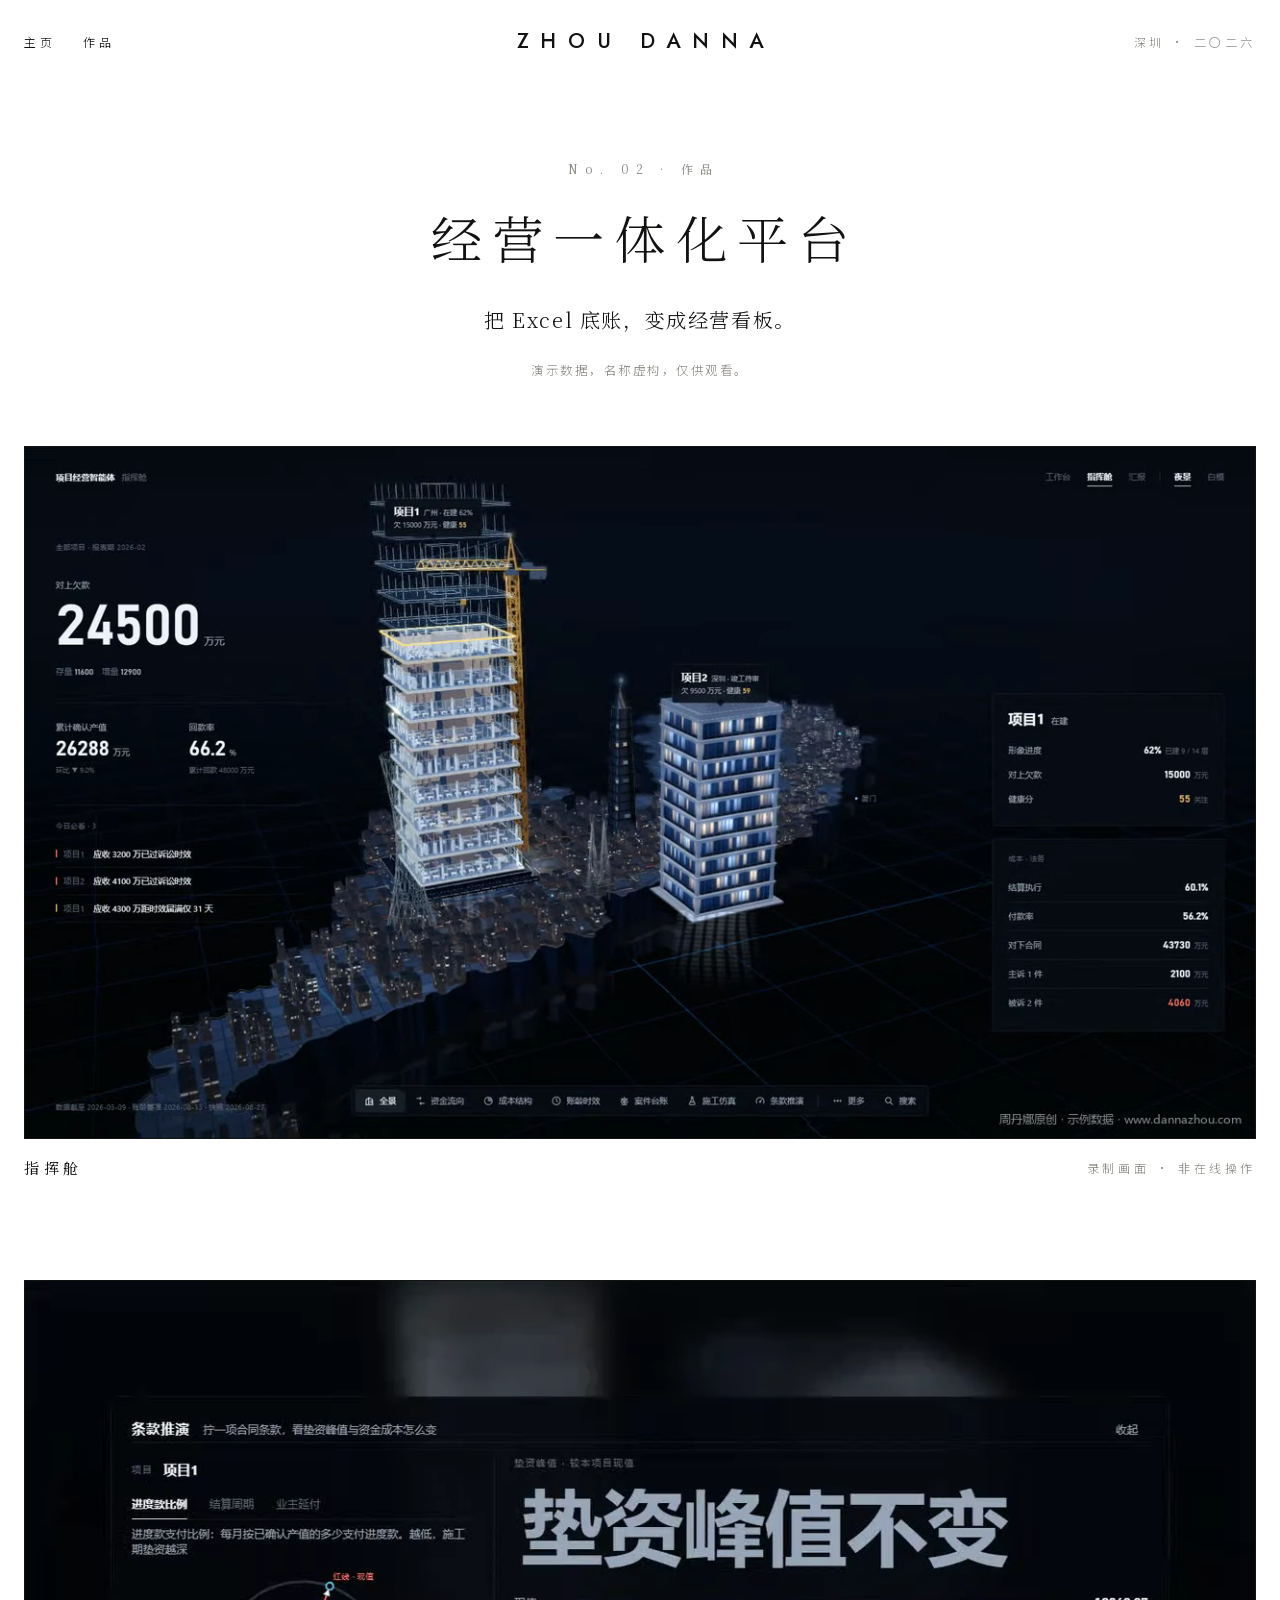
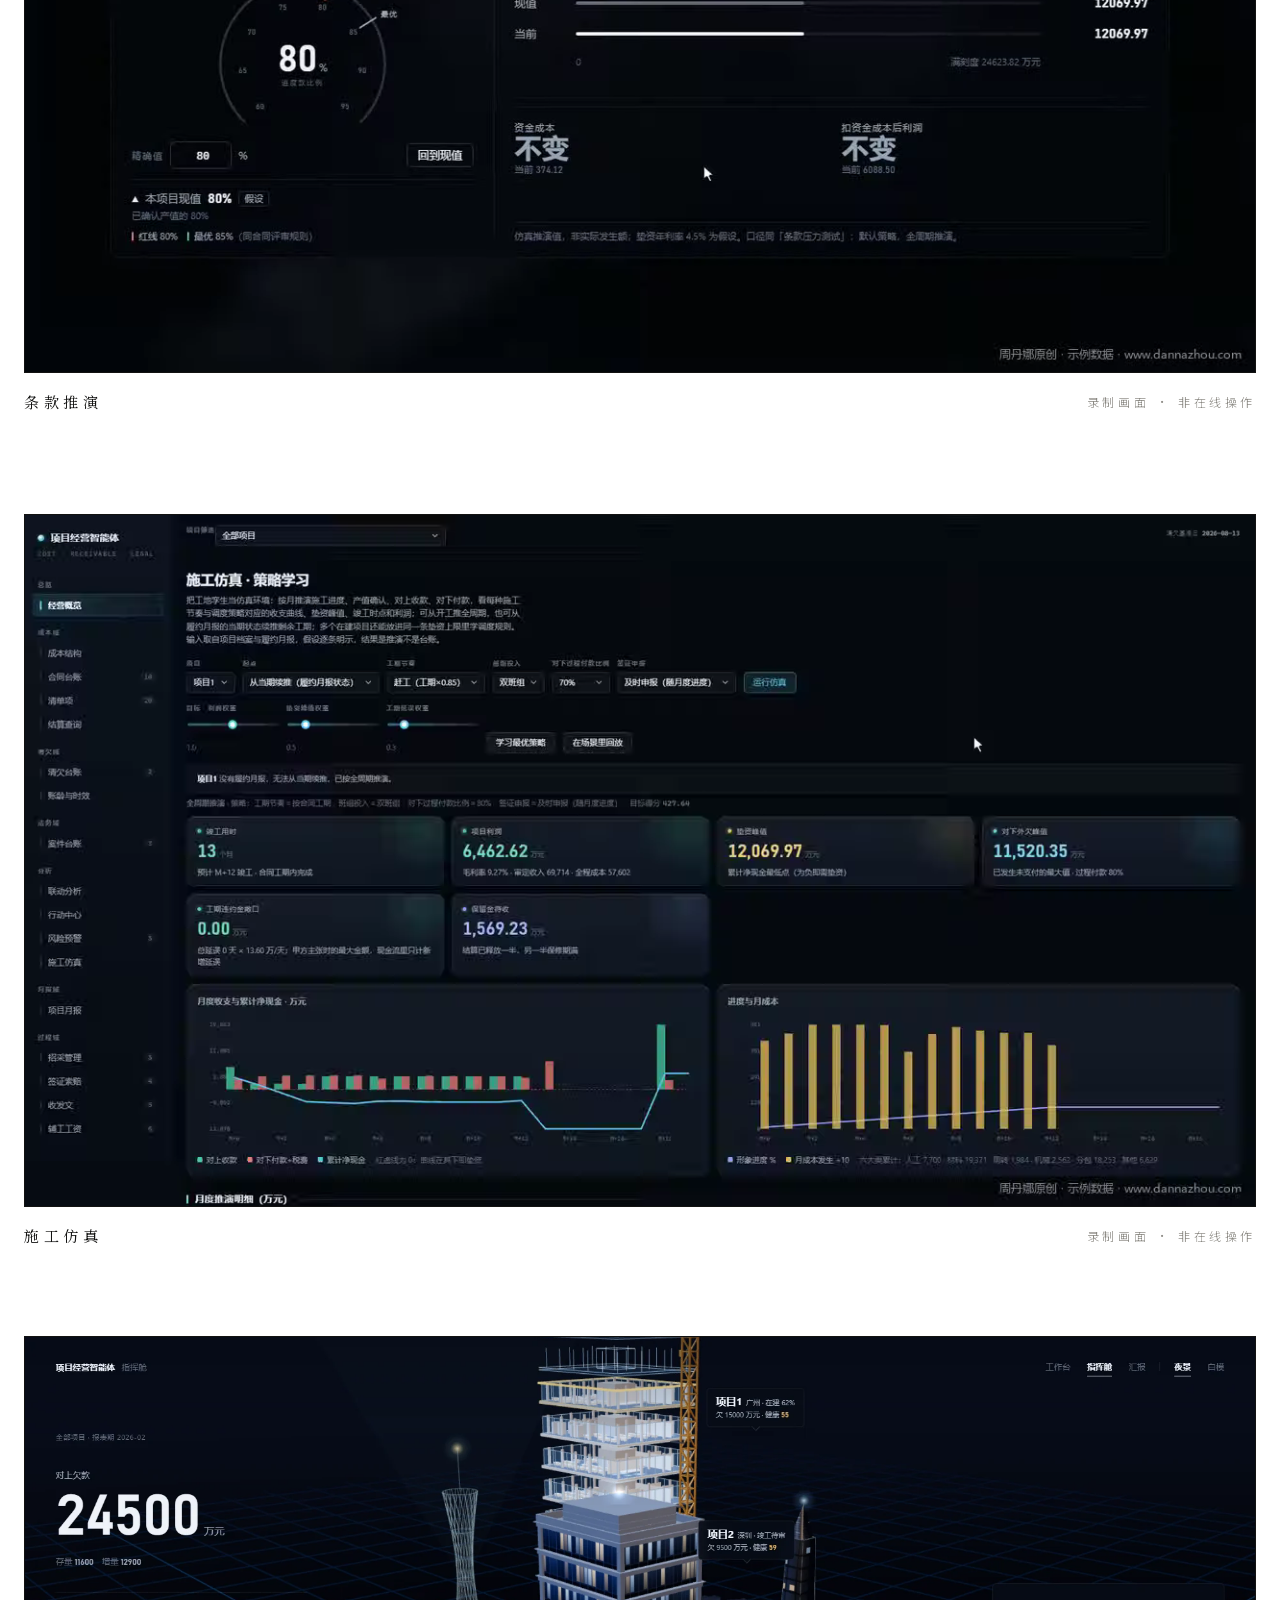
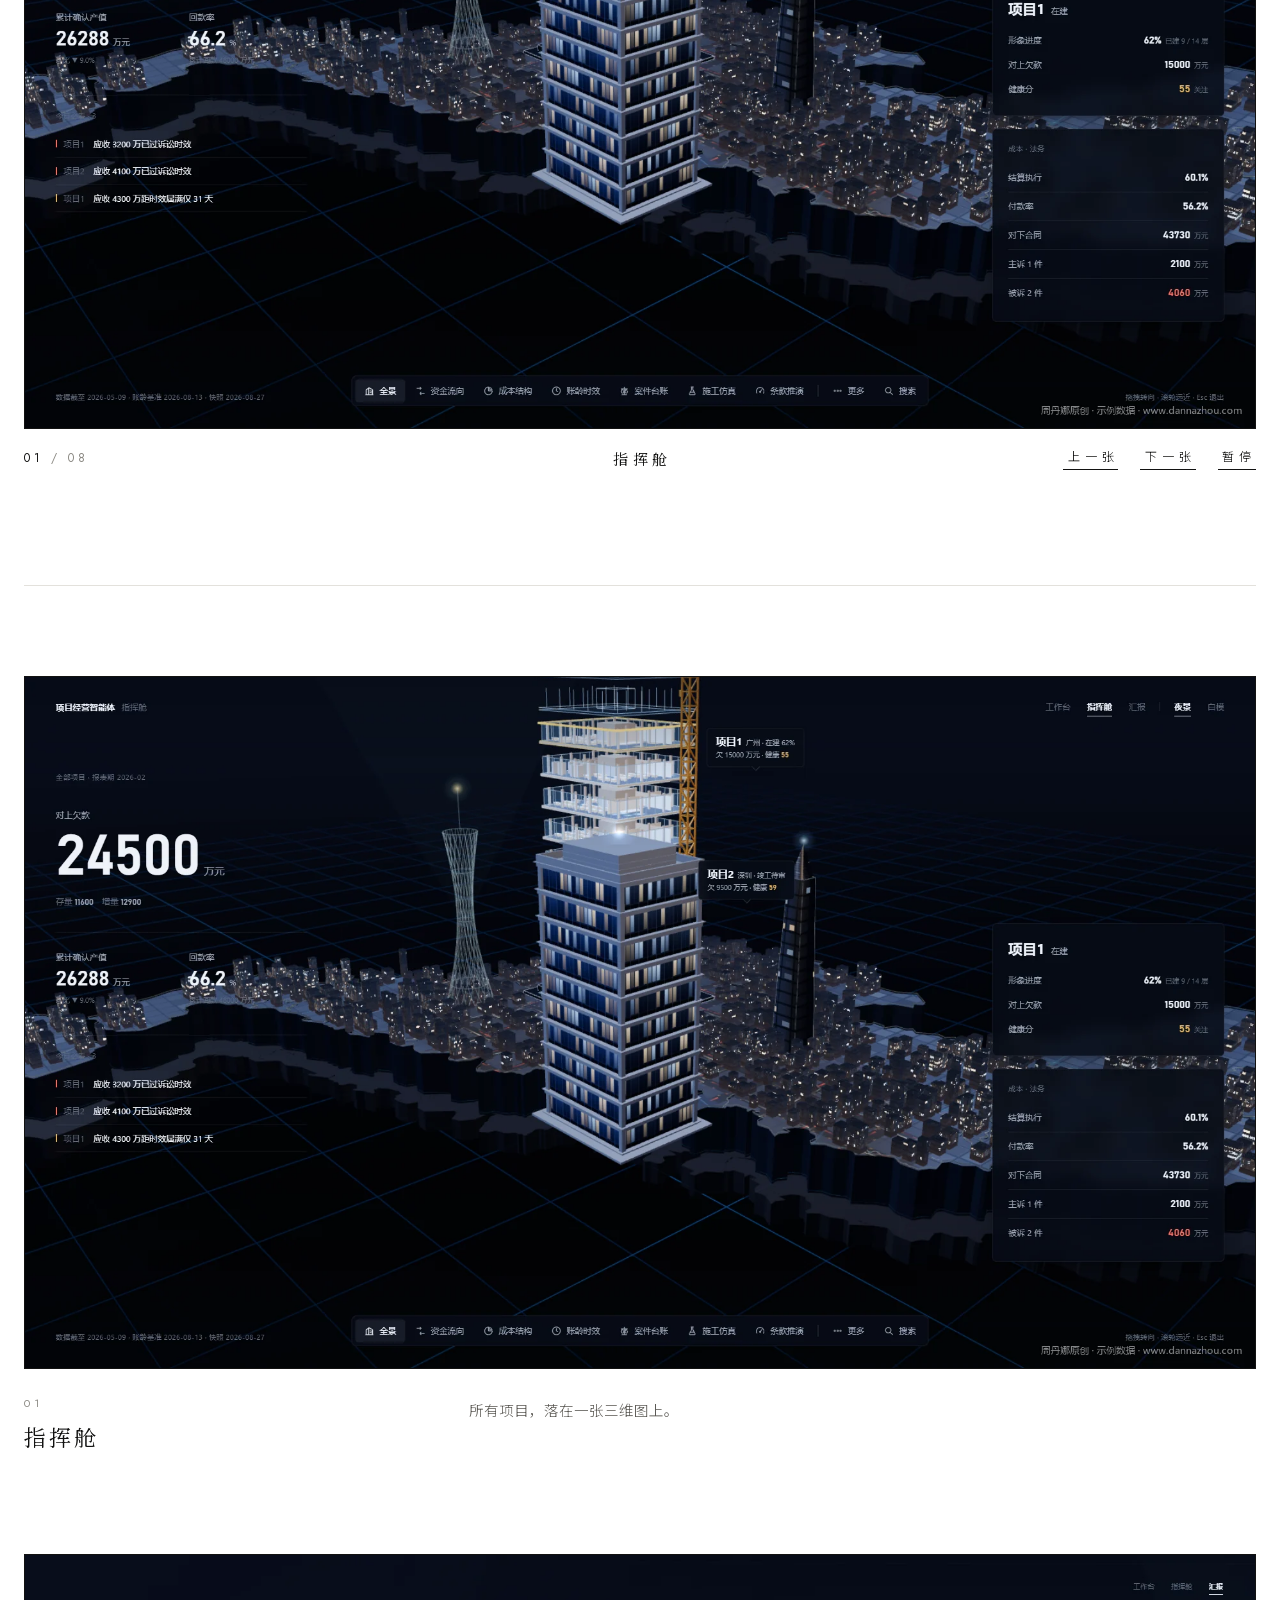
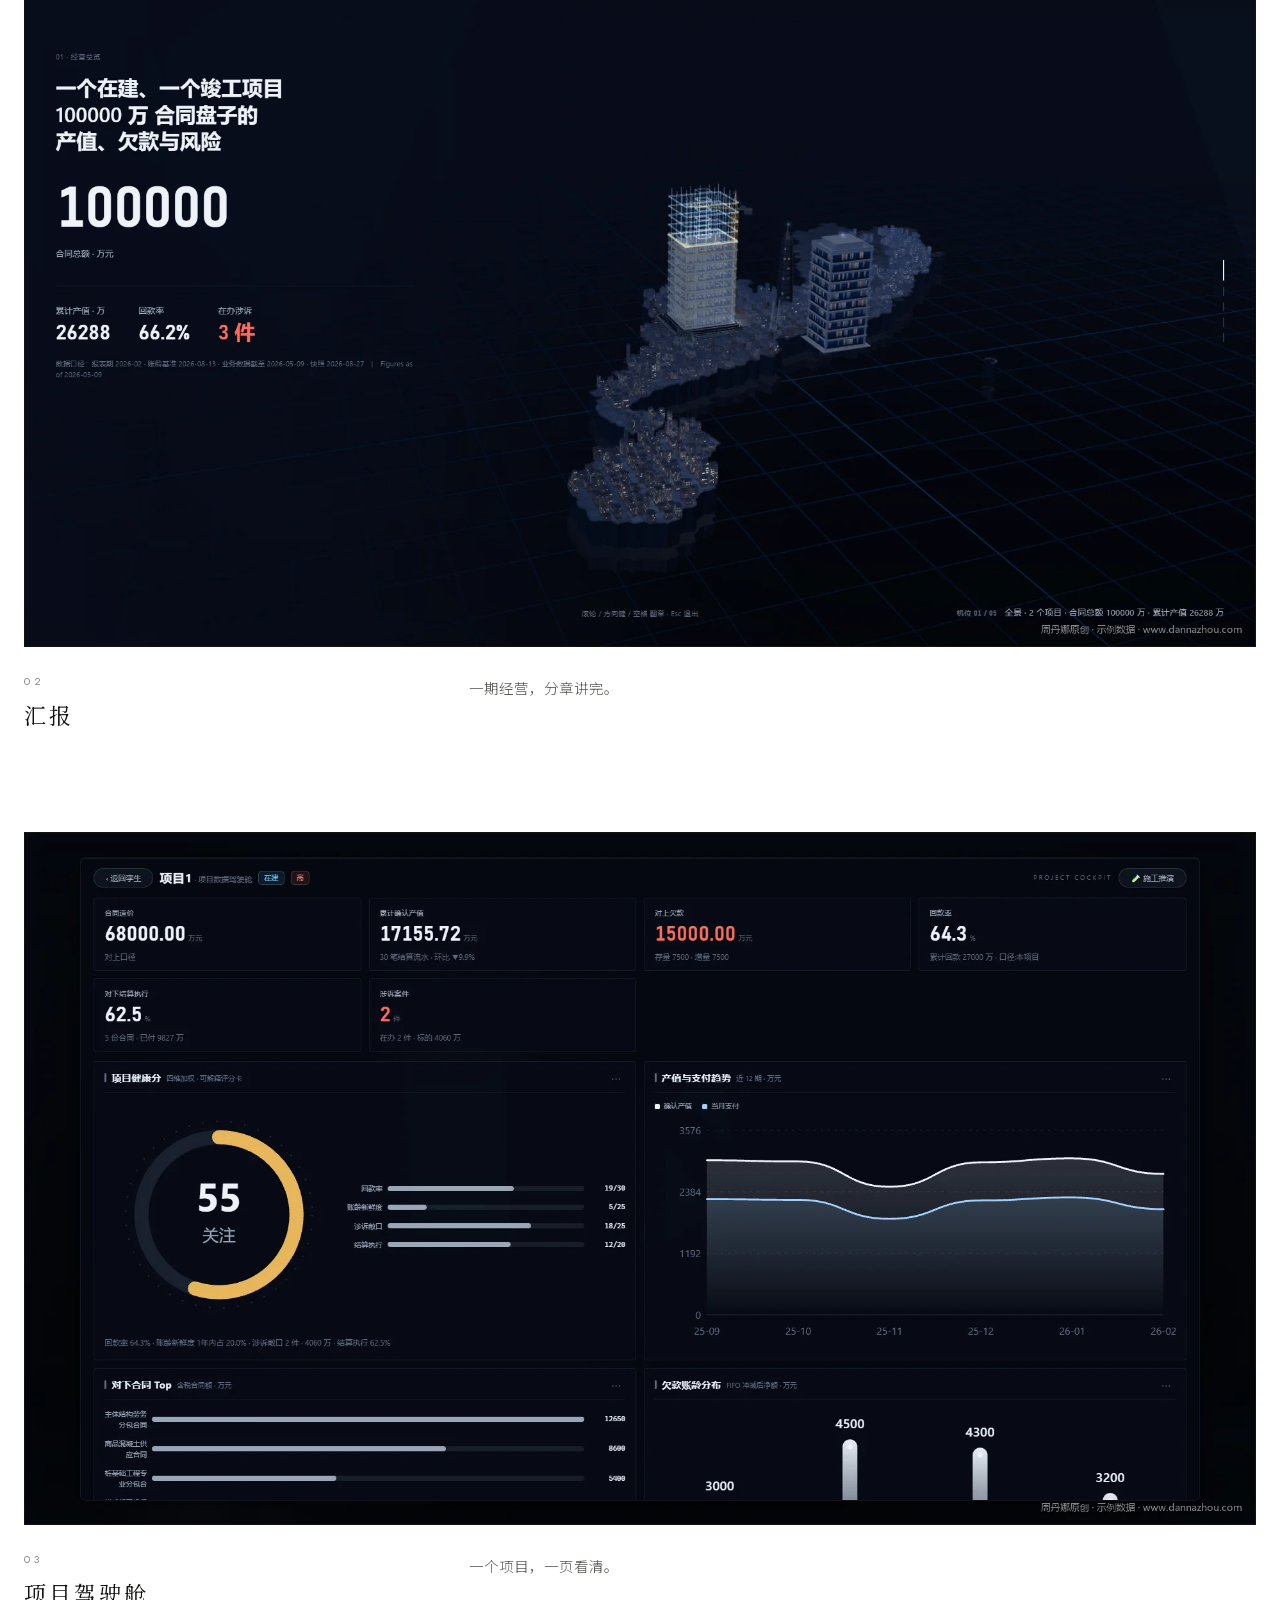
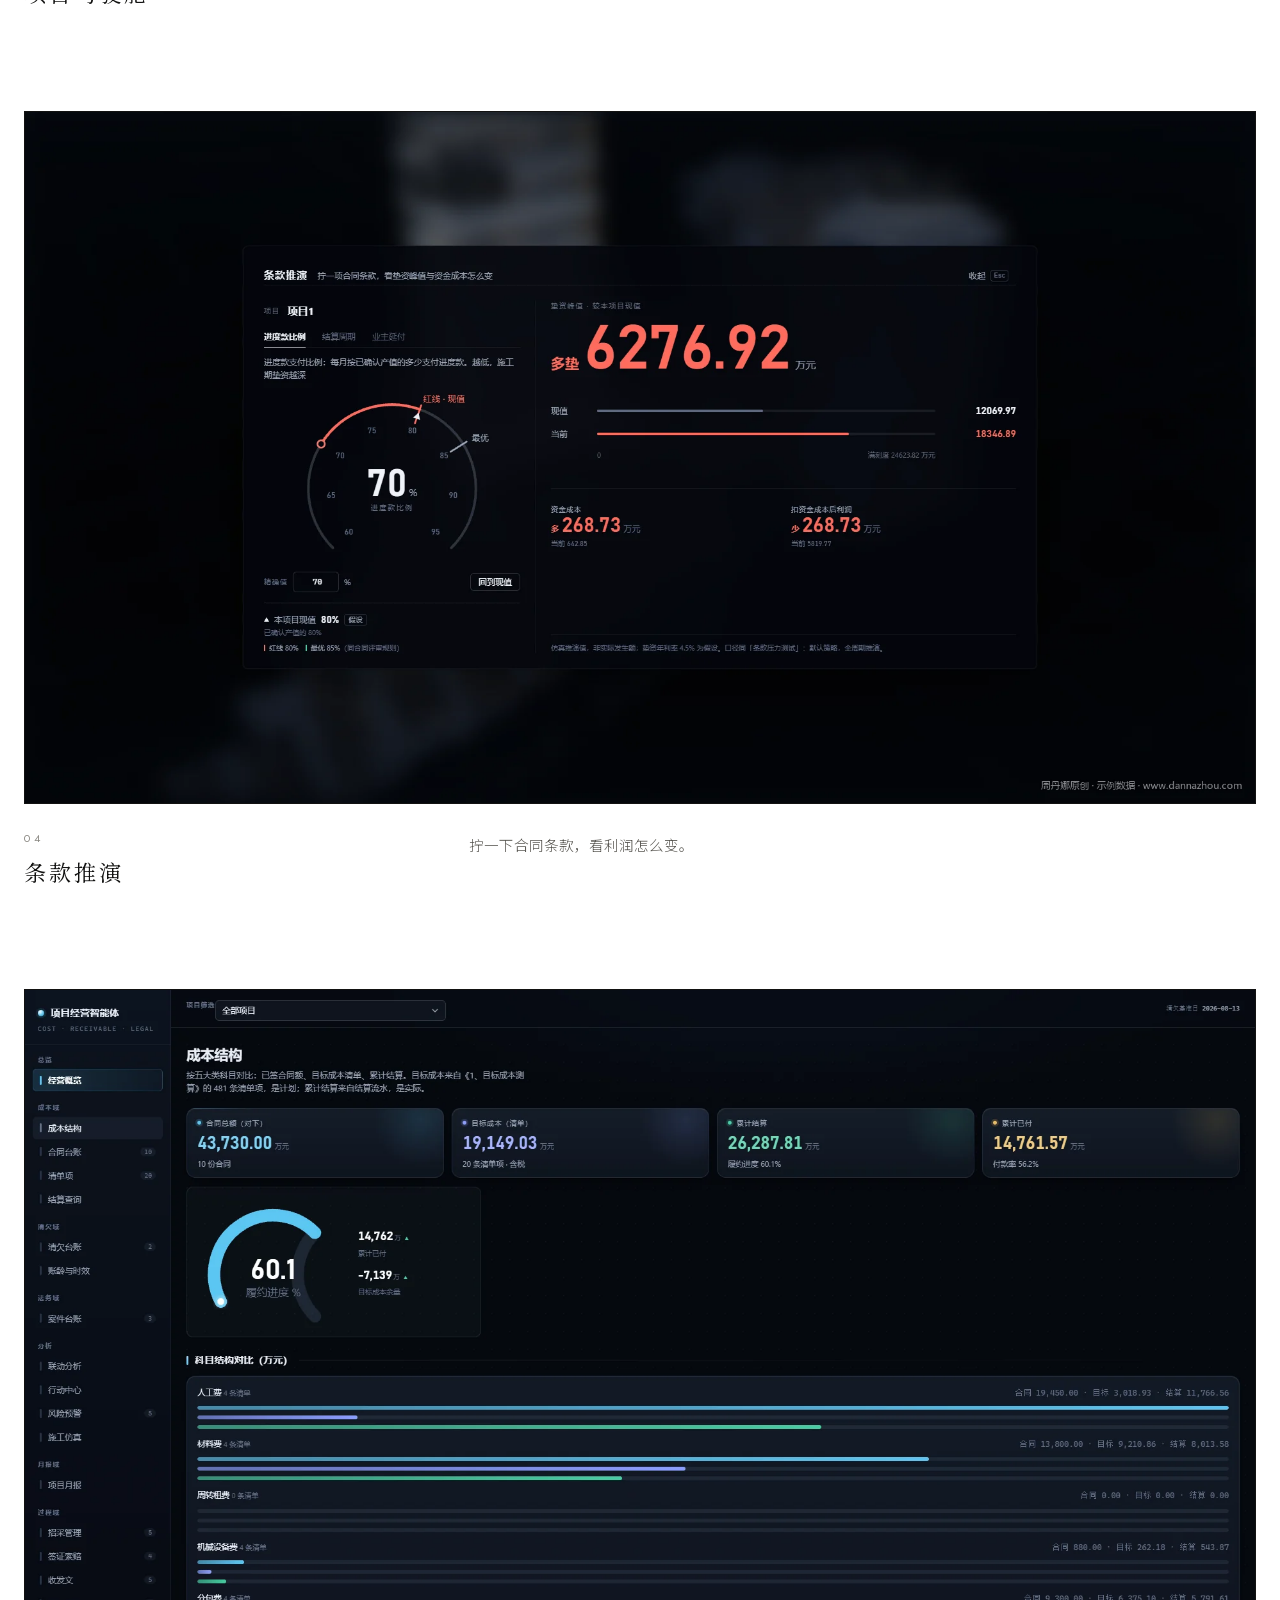
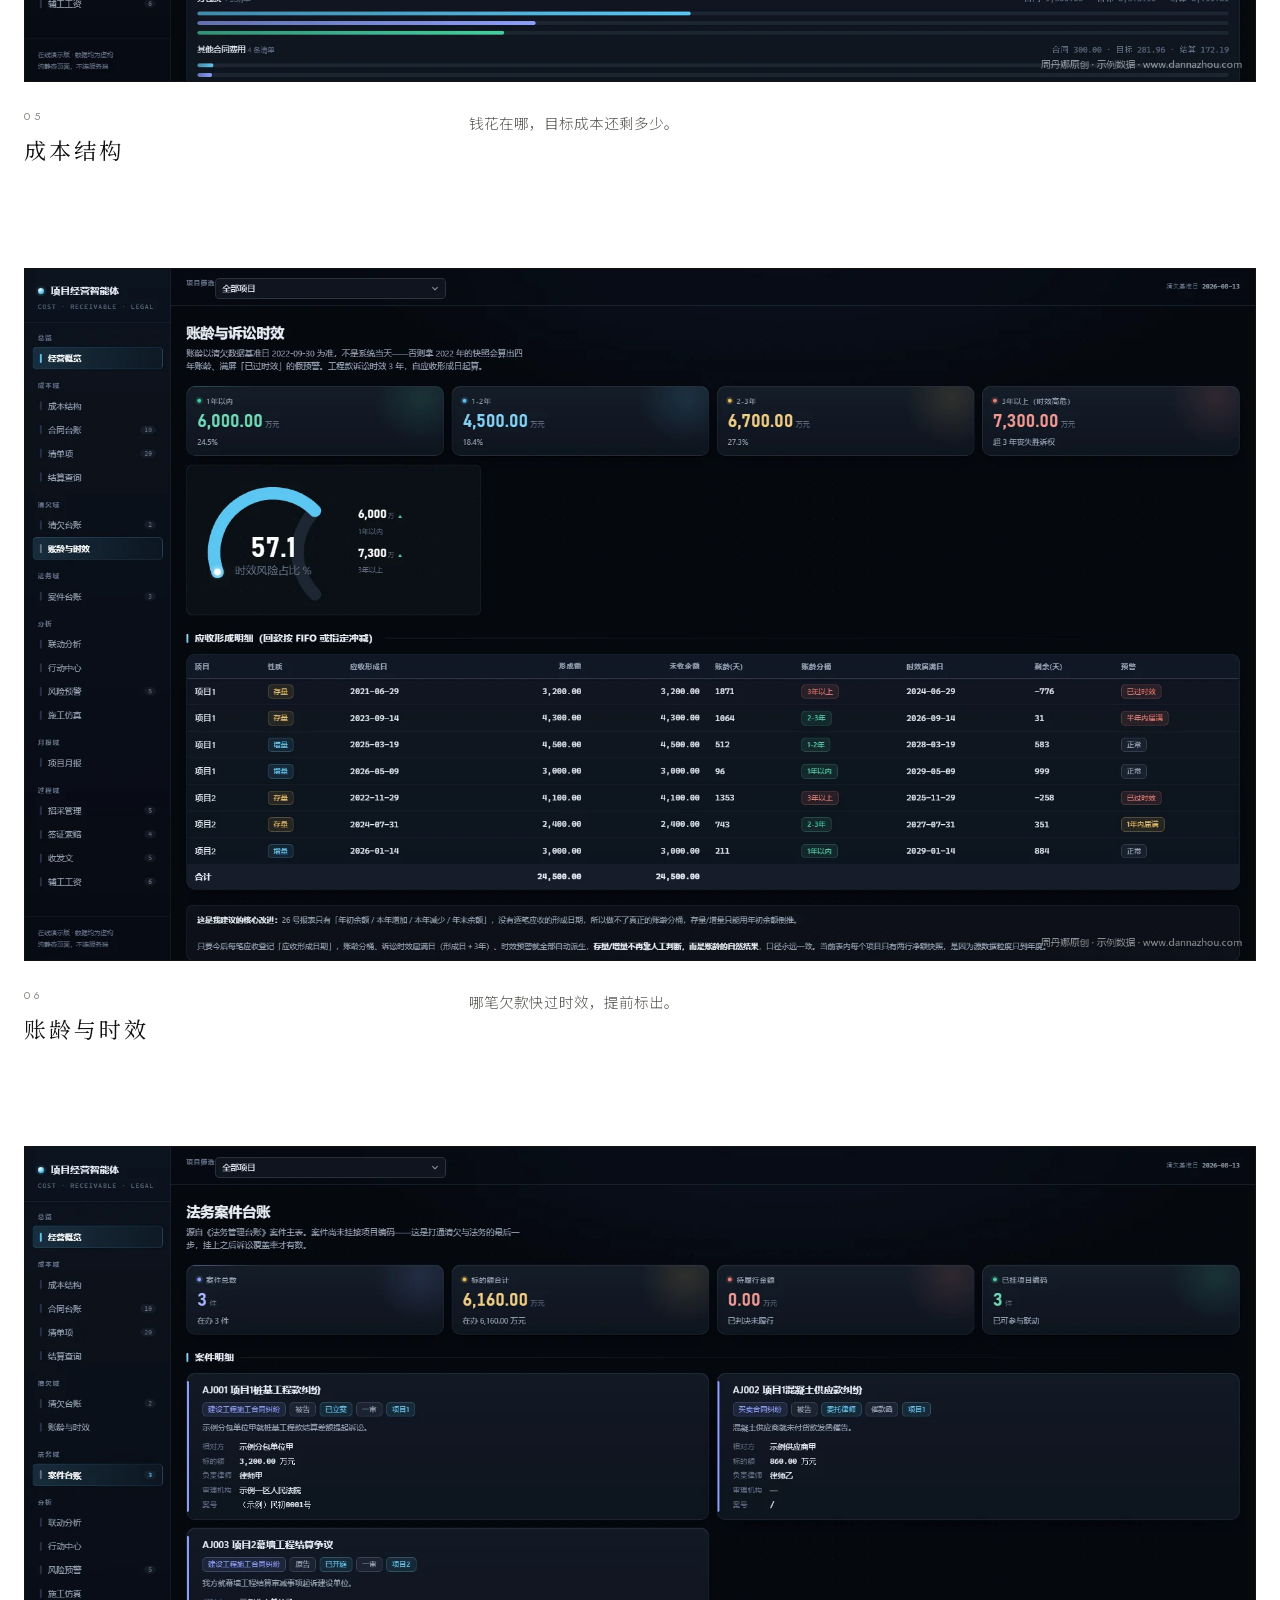
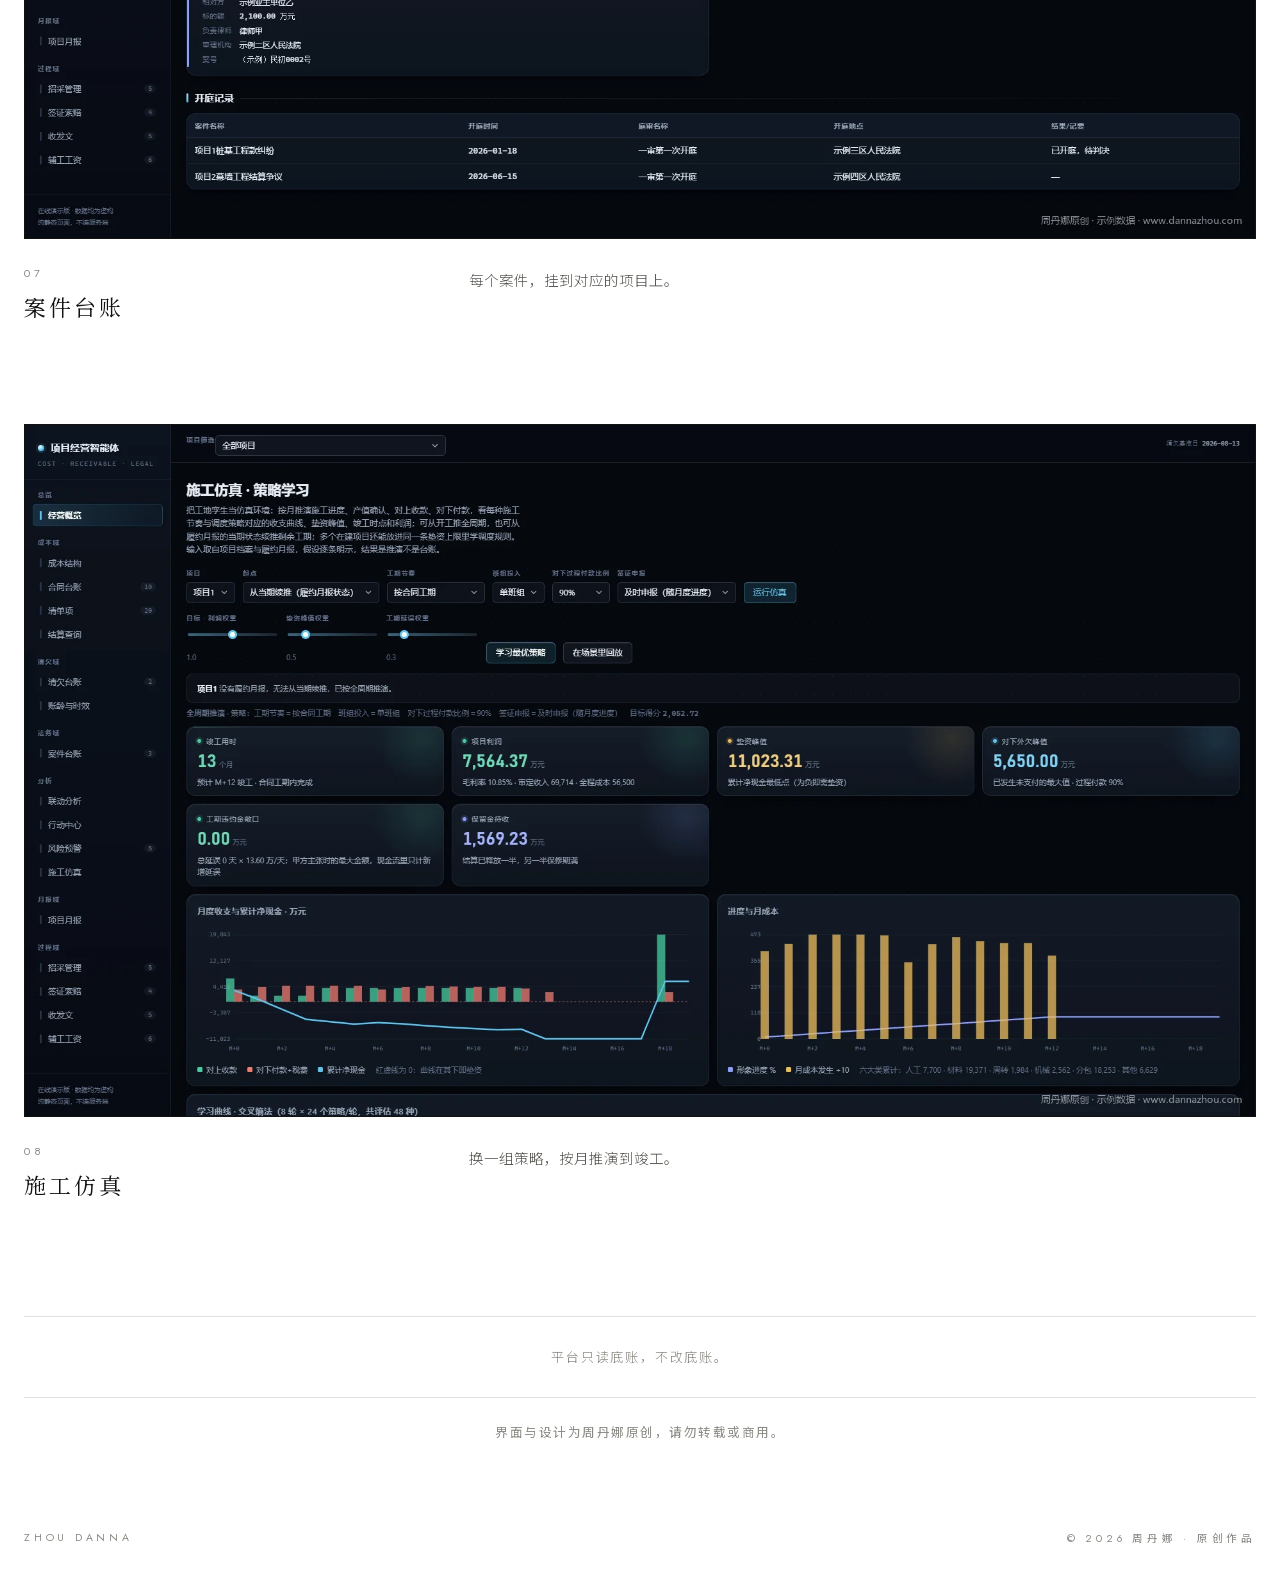
<file: demo/platform/index.html>
<!doctype html>
<html lang="zh-CN">
<head>
<meta charset="utf-8">
<meta name="viewport" content="width=device-width, initial-scale=1, viewport-fit=cover">
<title>经营一体化平台 · 周丹娜</title>
<meta name="description" content="经营一体化平台作品介绍：以 Excel 底账为数据源，把成本、清欠、法务和过程管理汇到一处，生成项目经营看板。本页只有演示数据的截图与说明。">
<meta name="author" content="周丹娜">
<meta name="theme-color" content="#ffffff">
<link rel="canonical" href="https://www.dannazhou.com/demo/platform/">
<link rel="icon" href="../../favicon.svg" type="image/svg+xml">

<meta property="og:type" content="article">
<meta property="og:title" content="经营一体化平台 · 周丹娜">
<meta property="og:description" content="以 Excel 底账为数据源，把成本、清欠、法务和过程管理汇到一处，生成项目经营看板。画面均为演示数据。">
<meta property="og:url" content="https://www.dannazhou.com/demo/platform/">
<meta property="og:image" content="https://www.dannazhou.com/demo/platform/img/01-cockpit-1920.webp">
<meta property="og:locale" content="zh_CN">

<!-- fonts are self-hosted subsets (../../fonts/), regenerate with tools/subset_fonts.py after editing page text -->
<link rel="stylesheet" href="../../css/base.css">
<link rel="stylesheet" href="../../css/sections.css">
<link rel="stylesheet" href="../../css/work.css">
</head>
<body>
<div class="opt b">
  <div class="b-in gut">
    <header class="b-top">
      <nav aria-label="站内导航"><a href="../../">主页</a><a href="../../#works">作品</a></nav>
      <a class="wm" href="../../" aria-label="ZHOU DANNA 返回主页">ZHOU DANNA</a>
      <span class="r">深圳 · 二〇二六</span>
    </header>

    <main>
      <div class="w-say">
        <small>No. 02 · 作品</small>
        <h1>经营一体化平台</h1>
        <p>把 Excel 底账，变成经营看板。</p>
        <p class="w-fine">演示数据，名称虚构，仅供观看。</p>
      </div>

      <section class="w-recs" aria-label="录制画面">
        <div class="w-rec">
          <div class="w-rec-stage">
            <video muted loop playsinline preload="none" poster="media/cockpit-poster.webp" data-fallback="media/cockpit-loop.webp" data-fallback-m="media/cockpit-loop-m.webp" width="1280" height="720" aria-label="指挥舱录制画面：三维底图上的项目楼体，镜头缓慢环绕">
              <source src="media/cockpit-loop.webm" type='video/webm; codecs="vp9"'>
              <img src="media/cockpit-poster.webp" width="1280" height="720" alt="指挥舱录制画面：三维底图上的项目楼体，镜头缓慢环绕">
            </video>
          </div>
          <div class="w-rec-ctl"><span class="w-rec-name">指挥舱</span><span class="w-rec-note">录制画面 · 非在线操作</span></div>
        </div>
        <div class="w-rec">
          <div class="w-rec-stage">
            <video muted loop playsinline preload="none" poster="media/terms-poster.webp" data-fallback="media/terms-loop.webp" width="1280" height="720" aria-label="条款推演录制画面：指针把进度款比例旋钮从 80% 拧到 70%，垫资峰值、资金成本和利润随之变化">
              <source src="media/terms-loop.webm" type='video/webm; codecs="vp9"'>
              <img src="media/terms-poster.webp" width="1280" height="720" alt="条款推演录制画面：指针把进度款比例旋钮从 80% 拧到 70%，垫资峰值、资金成本和利润随之变化">
            </video>
          </div>
          <div class="w-rec-ctl"><span class="w-rec-name">条款推演</span><span class="w-rec-note">录制画面 · 非在线操作</span></div>
        </div>
        <div class="w-rec">
          <div class="w-rec-stage">
            <video muted loop playsinline preload="none" poster="media/simulation-poster.webp" data-fallback="media/simulation-loop.webp" width="1280" height="720" aria-label="施工仿真录制画面：改了策略后点击运行仿真，指标与收支曲线换成新策略的推演结果">
              <source src="media/simulation-loop.webm" type='video/webm; codecs="vp9"'>
              <img src="media/simulation-poster.webp" width="1280" height="720" alt="施工仿真录制画面：改了策略后点击运行仿真，指标与收支曲线换成新策略的推演结果">
            </video>
          </div>
          <div class="w-rec-ctl"><span class="w-rec-name">施工仿真</span><span class="w-rec-note">录制画面 · 非在线操作</span></div>
        </div>
      </section>

      <section class="w-show" aria-roledescription="轮播" aria-label="平台画面">
        <div class="w-stage">
          <img class="on" src="img/01-cockpit-1920.webp" srcset="img/01-cockpit-960.webp 960w, img/01-cockpit-1920.webp 1920w" sizes="(max-width: 700px) 320px, (max-width: 1368px) calc(100vw - 48px), 1320px" width="1920" height="1080" data-name="指挥舱" alt="指挥舱：三维底图上的项目楼体，两侧是欠款、产值、回款率和选中项目的指标">
          <img src="img/02-report-1920.webp" srcset="img/02-report-960.webp 960w, img/02-report-1920.webp 1920w" sizes="(max-width: 700px) 320px, (max-width: 1368px) calc(100vw - 48px), 1320px" width="1920" height="1080" loading="lazy" data-name="汇报" alt="汇报第一章经营总览：合同总额、累计产值、回款率与在办涉诉">
          <img src="img/03-project-1920.webp" srcset="img/03-project-960.webp 960w, img/03-project-1920.webp 1920w" sizes="(max-width: 700px) 320px, (max-width: 1368px) calc(100vw - 48px), 1320px" width="1920" height="1080" loading="lazy" data-name="项目驾驶舱" alt="项目驾驶舱：单个项目的指标卡、健康分与产值支付趋势">
          <img src="img/04-terms-1920.webp" srcset="img/04-terms-960.webp 960w, img/04-terms-1920.webp 1920w" sizes="(max-width: 700px) 320px, (max-width: 1368px) calc(100vw - 48px), 1320px" width="1920" height="1080" loading="lazy" data-name="条款推演" alt="条款推演：进度款比例表盘与垫资峰值、资金成本的变化">
          <img src="img/05-cost-1920.webp" srcset="img/05-cost-960.webp 960w, img/05-cost-1920.webp 1920w" sizes="(max-width: 700px) 320px, (max-width: 1368px) calc(100vw - 48px), 1320px" width="1920" height="1080" loading="lazy" data-name="成本结构" alt="成本结构：合同、目标成本、累计结算、累计已付与分科目对比">
          <img src="img/06-aging-1920.webp" srcset="img/06-aging-960.webp 960w, img/06-aging-1920.webp 1920w" sizes="(max-width: 700px) 320px, (max-width: 1368px) calc(100vw - 48px), 1320px" width="1920" height="1080" loading="lazy" data-name="账龄与时效" alt="账龄与时效：按账龄分段汇总，逐笔列出时效届满日与预警">
          <img src="img/07-cases-1920.webp" srcset="img/07-cases-960.webp 960w, img/07-cases-1920.webp 1920w" sizes="(max-width: 700px) 320px, (max-width: 1368px) calc(100vw - 48px), 1320px" width="1920" height="1080" loading="lazy" data-name="案件台账" alt="案件台账：案件卡片与开庭记录">
          <img src="img/08-simulation-1920.webp" srcset="img/08-simulation-960.webp 960w, img/08-simulation-1920.webp 1920w" sizes="(max-width: 700px) 320px, (max-width: 1368px) calc(100vw - 48px), 1320px" width="1920" height="1080" loading="lazy" data-name="施工仿真" alt="施工仿真：策略选项、推演结果指标与月度收支曲线">
        </div>
        <div class="w-ctl">
          <span class="w-num"><b>01</b> / 08</span>
          <span class="w-name">指挥舱</span>
          <span class="w-btns"><button type="button" data-act="prev">上一张</button><button type="button" data-act="next">下一张</button><button type="button" data-act="play" data-alt="继续" aria-pressed="false">暂停</button></span>
        </div>
      </section>

      <div class="w-list">
        <article class="w-item">
          <figure><img src="img/01-cockpit-1920.webp" srcset="img/01-cockpit-960.webp 960w, img/01-cockpit-1920.webp 1920w" sizes="(max-width: 700px) 320px, (max-width: 1368px) calc(100vw - 48px), 1320px" width="1920" height="1080" loading="lazy" alt="指挥舱：三维底图上的项目楼体，两侧是欠款、产值、回款率和选中项目的指标"></figure>
          <div class="w-cap"><div><small>01</small><h2>指挥舱</h2></div><p>所有项目，落在一张三维图上。</p></div>
        </article>
        <article class="w-item">
          <figure><img src="img/02-report-1920.webp" srcset="img/02-report-960.webp 960w, img/02-report-1920.webp 1920w" sizes="(max-width: 700px) 320px, (max-width: 1368px) calc(100vw - 48px), 1320px" width="1920" height="1080" loading="lazy" alt="汇报第一章经营总览：合同总额、累计产值、回款率与在办涉诉"></figure>
          <div class="w-cap"><div><small>02</small><h2>汇报</h2></div><p>一期经营，分章讲完。</p></div>
        </article>
        <article class="w-item">
          <figure><img src="img/03-project-1920.webp" srcset="img/03-project-960.webp 960w, img/03-project-1920.webp 1920w" sizes="(max-width: 700px) 320px, (max-width: 1368px) calc(100vw - 48px), 1320px" width="1920" height="1080" loading="lazy" alt="项目驾驶舱：单个项目的指标卡、健康分与产值支付趋势"></figure>
          <div class="w-cap"><div><small>03</small><h2>项目驾驶舱</h2></div><p>一个项目，一页看清。</p></div>
        </article>
        <article class="w-item">
          <figure><img src="img/04-terms-1920.webp" srcset="img/04-terms-960.webp 960w, img/04-terms-1920.webp 1920w" sizes="(max-width: 700px) 320px, (max-width: 1368px) calc(100vw - 48px), 1320px" width="1920" height="1080" loading="lazy" alt="条款推演：进度款比例表盘与垫资峰值、资金成本的变化"></figure>
          <div class="w-cap"><div><small>04</small><h2>条款推演</h2></div><p>拧一下合同条款，看利润怎么变。</p></div>
        </article>
        <article class="w-item">
          <figure><img src="img/05-cost-1920.webp" srcset="img/05-cost-960.webp 960w, img/05-cost-1920.webp 1920w" sizes="(max-width: 700px) 320px, (max-width: 1368px) calc(100vw - 48px), 1320px" width="1920" height="1080" loading="lazy" alt="成本结构：合同、目标成本、累计结算、累计已付与分科目对比"></figure>
          <div class="w-cap"><div><small>05</small><h2>成本结构</h2></div><p>钱花在哪，目标成本还剩多少。</p></div>
        </article>
        <article class="w-item">
          <figure><img src="img/06-aging-1920.webp" srcset="img/06-aging-960.webp 960w, img/06-aging-1920.webp 1920w" sizes="(max-width: 700px) 320px, (max-width: 1368px) calc(100vw - 48px), 1320px" width="1920" height="1080" loading="lazy" alt="账龄与时效：按账龄分段汇总，逐笔列出时效届满日与预警"></figure>
          <div class="w-cap"><div><small>06</small><h2>账龄与时效</h2></div><p>哪笔欠款快过时效，提前标出。</p></div>
        </article>
        <article class="w-item">
          <figure><img src="img/07-cases-1920.webp" srcset="img/07-cases-960.webp 960w, img/07-cases-1920.webp 1920w" sizes="(max-width: 700px) 320px, (max-width: 1368px) calc(100vw - 48px), 1320px" width="1920" height="1080" loading="lazy" alt="案件台账：案件卡片与开庭记录"></figure>
          <div class="w-cap"><div><small>07</small><h2>案件台账</h2></div><p>每个案件，挂到对应的项目上。</p></div>
        </article>
        <article class="w-item">
          <figure><img src="img/08-simulation-1920.webp" srcset="img/08-simulation-960.webp 960w, img/08-simulation-1920.webp 1920w" sizes="(max-width: 700px) 320px, (max-width: 1368px) calc(100vw - 48px), 1320px" width="1920" height="1080" loading="lazy" alt="施工仿真：策略选项、推演结果指标与月度收支曲线"></figure>
          <div class="w-cap"><div><small>08</small><h2>施工仿真</h2></div><p>换一组策略，按月推演到竣工。</p></div>
        </article>
      </div>

      <p class="w-note">平台只读底账，不改底账。</p>
      <p class="w-legal">界面与设计为周丹娜原创，请勿转载或商用。</p>
      <div class="w-end"></div>
    </main>

    <footer class="b-foot"><span>ZHOU DANNA</span><span class="cr">© 2026 周丹娜 · 原创作品</span></footer>
  </div>
</div>
<script src="../../js/player.js" defer></script>
<script src="../../js/loop.js" defer></script>
</body>
</html>
</file>
<file: css/base.css>
/* Design tokens, self-hosted fonts, resets, header, footer, shared helpers */

/* Subsets generated by tools/subset_fonts.py from the Google Fonts sources (SIL OFL, see fonts/OFL-*.txt) */
@font-face{font-family:"Noto Serif SC";font-style:normal;font-weight:300;font-display:swap;src:url("../fonts/notoserifsc-300.woff2") format("woff2")}
@font-face{font-family:"Noto Serif SC";font-style:normal;font-weight:400;font-display:swap;src:url("../fonts/notoserifsc-400.woff2") format("woff2")}
@font-face{font-family:"Noto Sans SC";font-style:normal;font-weight:300;font-display:swap;src:url("../fonts/notosanssc-300.woff2") format("woff2")}
@font-face{font-family:"Noto Sans SC";font-style:normal;font-weight:400;font-display:swap;src:url("../fonts/notosanssc-400.woff2") format("woff2")}
@font-face{font-family:"Jost";font-style:normal;font-weight:400;font-display:swap;src:url("../fonts/jost-400.woff2") format("woff2")}
@font-face{font-family:"Jost";font-style:normal;font-weight:500;font-display:swap;src:url("../fonts/jost-500.woff2") format("woff2")}

:root{
  --futura:"Jost","Futura","Century Gothic","Microsoft YaHei",sans-serif;
  --song:"Noto Serif SC","Songti SC","STSong","SimSun",serif;
  --hei:"Noto Sans SC","PingFang SC","Microsoft YaHei",sans-serif;
  color-scheme:light;
}
*,*::before,*::after{box-sizing:border-box}
html{-webkit-text-size-adjust:100%;text-size-adjust:100%}
body{margin:0;background:#ffffff;color:#121211;font-family:var(--hei);font-size:15px}

/* zero-specificity resets so each block keeps its own margins */
:where(.opt) :where(h1,h2,h3,h4,p,ul,ol,dl,dd,figure){margin:0}
:where(.opt) :where(ul,ol){list-style:none;padding:0}
:where(.opt) a{color:inherit;text-decoration:none}
:where(.opt) a:focus-visible{outline:1px solid currentColor;outline-offset:4px}

.gut{padding-left:max(24px,env(safe-area-inset-left,0px));padding-right:max(24px,env(safe-area-inset-right,0px))}
.art{display:block;width:100%;height:100%;object-fit:cover}

/* page frame */
.b{--ink:#121211;--dim:#8b8983;--hair:#e3e1dc;--green:#22332b;--ivory:#ece6da;min-height:100vh;background:#ffffff;color:var(--ink)}
.b-in{max-width:1320px;margin:0 auto}

/* header */
.b-top{display:grid;grid-template-columns:1fr auto 1fr;align-items:center;padding:26px 0 24px;font-weight:300;font-size:12px;letter-spacing:.3em}
.b-top nav{display:flex;gap:28px}
.b-top .wm{font:500 21px var(--futura);letter-spacing:.56em;padding-left:.56em}
.b-top .r{text-align:right;color:var(--dim)}

/* footer */
.b-foot{display:flex;justify-content:space-between;gap:16px;padding:22px 0 40px;font:400 10.5px var(--futura);letter-spacing:.36em;color:var(--dim)}
</file>
<file: css/sections.css>
/* Hero, statement, collection, business strip, responsive */

/* hero */
.b-hero{display:grid;grid-template-columns:1fr 1fr;gap:6px;height:clamp(430px,66vh,660px)}
.b-hero figure{position:relative;overflow:hidden;min-width:0}
.art-stair{object-position:center bottom}
.art-net{object-position:center 45%}
.b-plate{background:var(--green);color:var(--ivory);display:flex;flex-direction:column;align-items:center;justify-content:space-between;padding:40px 24px}
.b-plate::before{content:"";position:absolute;inset:18px;border:1px solid rgba(236,230,218,.28);pointer-events:none}
.b-plate small{font:400 11px var(--futura);letter-spacing:.44em;text-transform:uppercase}
.b-plate small.zh{font-family:var(--hei);font-weight:300;letter-spacing:.6em;padding-left:.6em}
.b-plate h1{writing-mode:vertical-rl;font-family:var(--song);font-weight:300;font-size:clamp(46px,5.6vw,80px);letter-spacing:.46em;padding-top:.46em}

/* statement */
.b-say{text-align:center;padding:clamp(48px,6vw,86px) 0 clamp(44px,5.4vw,76px)}
.b-say small{font-family:var(--song);font-size:12px;letter-spacing:.6em;color:var(--dim)}
.b-say p{font-family:var(--song);font-weight:300;font-size:clamp(20px,2.1vw,27px);line-height:2;letter-spacing:.14em;margin-top:18px}
.b-say a{display:inline-block;margin-top:26px;font-size:12px;letter-spacing:.4em;padding:0 0 7px .4em;border-bottom:1px solid var(--ink)}

/* collection */
.b-h{display:flex;justify-content:space-between;align-items:baseline;padding-bottom:14px;border-bottom:1px solid var(--hair);font:400 11px var(--futura);letter-spacing:.4em;text-transform:uppercase;color:var(--dim)}
.b-h b{font-family:var(--hei);font-weight:400;font-size:12.5px;letter-spacing:.5em;color:var(--ink)}
.b-col{display:grid;grid-template-columns:repeat(2,minmax(0,1fr));gap:clamp(14px,2.6vw,36px);margin-top:26px}
.b-col figure{aspect-ratio:5/6;overflow:hidden}
.b-col small{display:block;font:400 11px var(--futura);letter-spacing:.36em;color:var(--dim);margin-top:18px}
.b-col h3{font-family:var(--song);font-weight:400;font-size:19px;letter-spacing:.2em;margin-top:8px}
.b-col p{font-weight:300;font-size:13.5px;line-height:1.9;color:#5b5954;margin-top:6px}
.b-col a{display:inline-block;margin-top:12px;font-size:12px;letter-spacing:.4em;padding:0 0 5px .4em;border-bottom:1px solid var(--ink)}

/* business strip */
.b-biz{display:flex;flex-wrap:wrap;justify-content:space-between;gap:10px 24px;margin-top:clamp(48px,6vw,84px);padding:22px 0;border-top:1px solid var(--hair);border-bottom:1px solid var(--hair);font-family:var(--song);font-size:14.5px;letter-spacing:.4em}

/* contact */
.b-contact{text-align:center;padding:clamp(48px,6vw,86px) 0 clamp(40px,5vw,70px)}
.b-contact small{display:block;font-family:var(--song);font-size:12px;letter-spacing:.6em;padding-left:.6em;color:var(--dim)}
.b-contact a{display:inline-block;margin-top:20px;font:400 clamp(17px,1.9vw,23px) var(--futura);letter-spacing:.14em;padding:0 0 8px .14em;border-bottom:1px solid var(--ink);overflow-wrap:anywhere}
.b-contact .sub{display:block;width:max-content;margin:24px auto 0;padding:0 0 6px .4em;font-size:11px;letter-spacing:.4em;text-transform:uppercase;color:var(--dim);border-bottom-color:var(--hair)}
.b-contact .sub:hover{color:var(--ink);border-bottom-color:var(--ink)}

/* collection columns: four on wide screens, two in between, one on phones */
@media (min-width:1100px){.b-col{grid-template-columns:repeat(4,minmax(0,1fr))}}
@media (max-width:559px){.b-col{grid-template-columns:1fr}.b-col figure{aspect-ratio:4/3}}

@media (max-width:860px){
  .b-top{grid-template-columns:1fr;justify-items:center;gap:14px}.b-top nav,.b-top .r{display:none}
  .b-hero{grid-template-columns:1fr;height:auto}.b-hero figure{aspect-ratio:4/5}
  .b-biz{justify-content:flex-start;letter-spacing:.24em}
}
</file>
<file: css/work.css>
/* Work pages (demo/platform/, demo/industry-map/): title, slideshow, per-shot notes, catalogue grid. Reuses tokens and frame from base.css. */

/* header links (the main page header has plain spans) */
.b-top a.wm{justify-self:center}

/* title */
.w-say{text-align:center;padding:clamp(48px,6vw,86px) 0 clamp(40px,5vw,70px)}
.w-say small{font-family:var(--song);font-size:12px;letter-spacing:.6em;padding-left:.6em;color:var(--dim)}
.w-say h1{font-family:var(--song);font-weight:300;font-size:clamp(30px,4vw,54px);letter-spacing:.2em;padding-left:.2em;margin-top:22px}
.w-say p{font-family:var(--song);font-weight:300;font-size:clamp(18px,1.6vw,20px);line-height:2;letter-spacing:.08em;max-width:30em;margin:26px auto 0}
.w-say .w-fine{font-family:var(--hei);font-size:12.5px;line-height:1.9;letter-spacing:.12em;color:var(--dim);max-width:46em;margin-top:18px}

/* slideshow */
.w-show{margin:0}
.w-stage{position:relative;aspect-ratio:16/9;border:1px solid var(--ink);background:#0b0d12;overflow:hidden}
.w-stage img{position:absolute;inset:0;width:100%;height:100%;object-fit:cover;opacity:0;transition:opacity 1.2s ease}
.w-stage img.on{opacity:1}
.w-ctl{display:grid;grid-template-columns:1fr auto 1fr;align-items:center;gap:16px;padding:18px 0 0}
.w-num{font:400 12px var(--futura);letter-spacing:.3em;color:var(--dim)}
.w-num b{font-weight:400;color:var(--ink)}
.w-name{font-family:var(--song);font-size:15px;letter-spacing:.3em;padding-left:.3em;text-align:center}
.w-btns{display:flex;justify-content:flex-end;gap:22px;visibility:hidden}
.js .w-btns{visibility:visible}
.w-btns button{appearance:none;background:none;border:0;border-bottom:1px solid var(--ink);border-radius:0;margin:0;padding:0 0 5px .4em;color:inherit;font:300 12px var(--hei);letter-spacing:.4em;cursor:pointer}
.w-btns button:hover{border-bottom-color:var(--dim)}
.w-btns button:focus-visible{outline:1px solid currentColor;outline-offset:4px}

/* recorded loops (demo/platform/, demo/industry-map/): silent clips stacked above the slideshow, same frame as the stage */
.w-recs{margin:0 0 clamp(56px,7vw,96px)}
.w-rec + .w-rec{margin-top:clamp(64px,8vw,112px)}
.w-rec-stage{position:relative;aspect-ratio:16/9;border:1px solid var(--ink);background:#0b0d12;overflow:hidden}
.w-rec-stage video,.w-rec-stage img{position:absolute;inset:0;display:block;width:100%;height:100%;object-fit:cover}
.w-rec-ctl{display:flex;justify-content:space-between;align-items:center;gap:16px;padding:18px 0 0}
.w-rec-name{font-family:var(--song);font-size:15px;letter-spacing:.3em}
.w-rec-note{font:300 12px var(--hei);letter-spacing:.3em;color:var(--dim)}

/* per-shot notes */
.w-list{margin-top:clamp(72px,9vw,128px);border-top:1px solid var(--hair);padding-top:clamp(56px,7vw,96px)}
.w-item + .w-item{margin-top:clamp(64px,8vw,112px)}
.w-item figure{border:1px solid var(--ink);background:#0b0d12;aspect-ratio:16/9;overflow:hidden}
.w-item figure img{display:block;width:100%;height:100%;object-fit:cover}
.w-cap{display:grid;grid-template-columns:1fr 2fr;gap:24px clamp(24px,4vw,64px);margin-top:26px}
.w-cap small{display:block;font:400 11px var(--futura);letter-spacing:.36em;color:var(--dim)}
.w-cap h2{font-family:var(--song);font-weight:400;font-size:22px;letter-spacing:.14em;margin-top:10px}
.w-cap p{font-weight:300;font-size:14.5px;line-height:2;color:#5b5954;max-width:34em}

/* data note */
.w-note{text-align:center;margin-top:clamp(72px,9vw,128px);padding:28px 0;border-top:1px solid var(--hair);border-bottom:1px solid var(--hair);font-weight:300;font-size:13px;line-height:1.9;letter-spacing:.14em;color:var(--dim)}
.w-legal{text-align:center;margin-top:22px;font-size:12.5px;line-height:1.9;letter-spacing:.12em;color:var(--dim)}
.b-foot .cr{font-family:"Jost","Noto Sans SC",sans-serif}

/* catalogue grid (demo/industry-map/): every prototype as picture + number + name + note, two columns */
.w-all{margin-top:clamp(72px,9vw,128px)}
.w-cells{display:grid;grid-template-columns:repeat(2,minmax(0,1fr));gap:clamp(64px,8vw,112px) clamp(28px,4vw,64px);margin-top:clamp(40px,5vw,64px)}
.w-cell figure{border:1px solid var(--ink);background:#f4f3f0;aspect-ratio:16/9;overflow:hidden}
.w-cell figure img{display:block;width:100%;height:100%;object-fit:cover}
.w-cell small{display:block;font:400 11px var(--futura);letter-spacing:.36em;color:var(--dim);margin-top:22px}
.w-cell h3{font-family:var(--song);font-weight:400;font-size:19.5px;letter-spacing:.12em;margin-top:10px}
.w-cell p{font-weight:300;font-size:14px;line-height:1.95;color:#5b5954;margin-top:8px;max-width:36em}
.w-end{height:clamp(40px,5vw,70px)}

@media (max-width:860px){
  .w-ctl{grid-template-columns:auto 1fr;row-gap:14px}
  .w-name{text-align:right;padding-left:0}
  .w-btns{grid-column:1 / -1;justify-content:space-between}
  .w-cap{grid-template-columns:1fr;row-gap:12px;margin-top:20px}
  .w-cells{grid-template-columns:1fr}
}

@media (prefers-reduced-motion:reduce){
  .w-stage img{transition:none}
}
</file>
